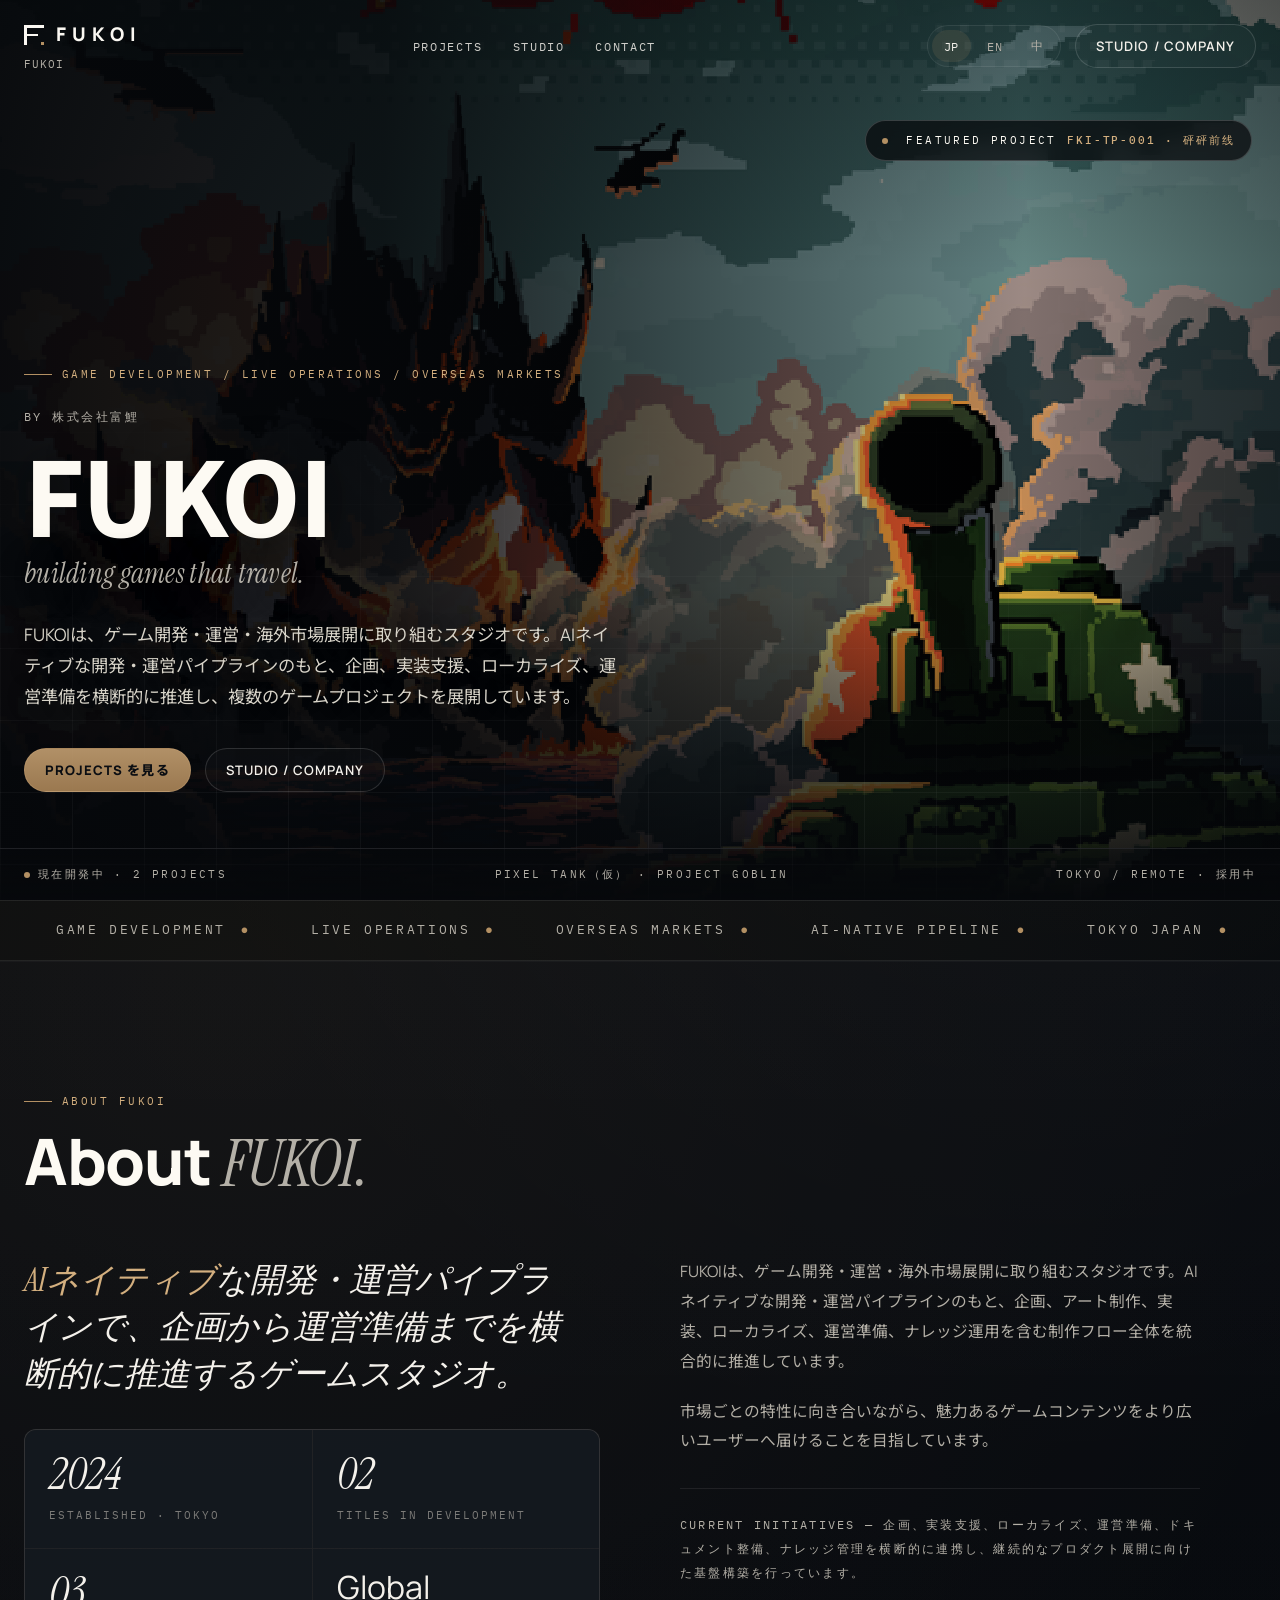
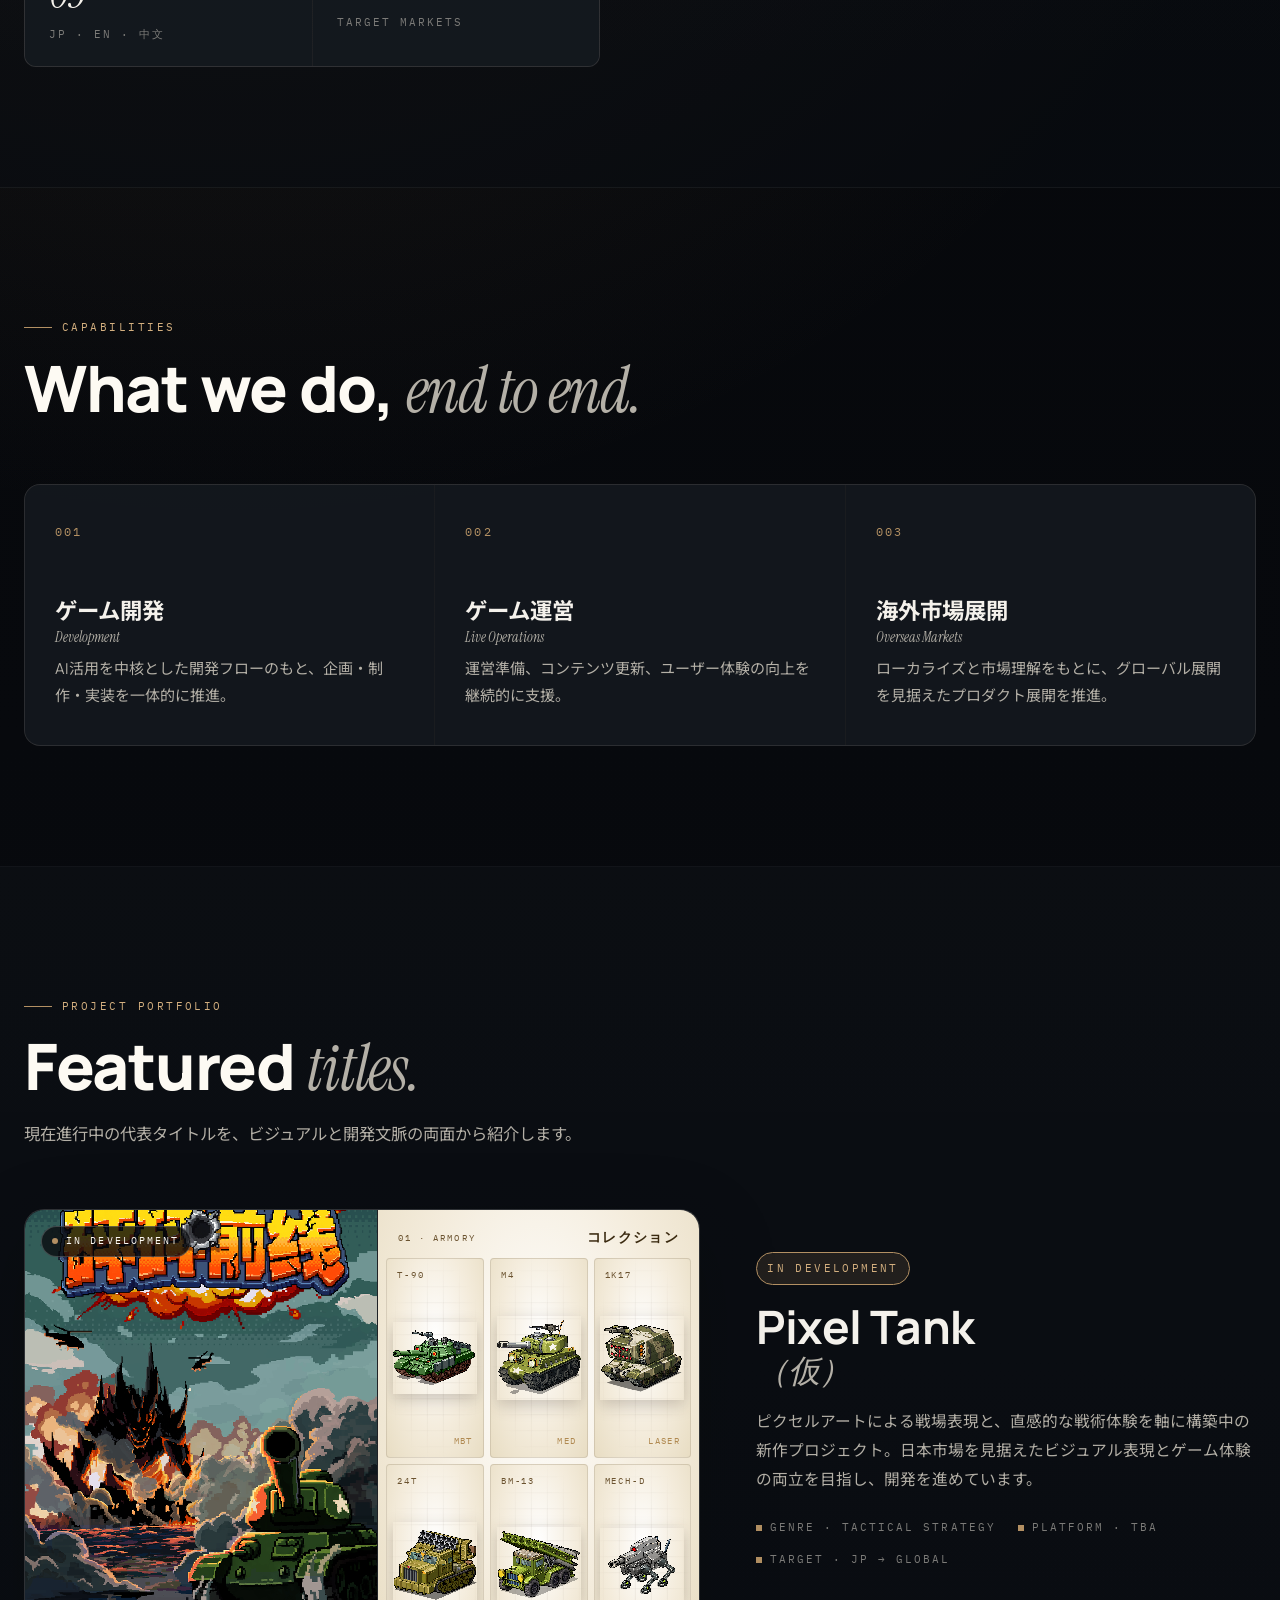
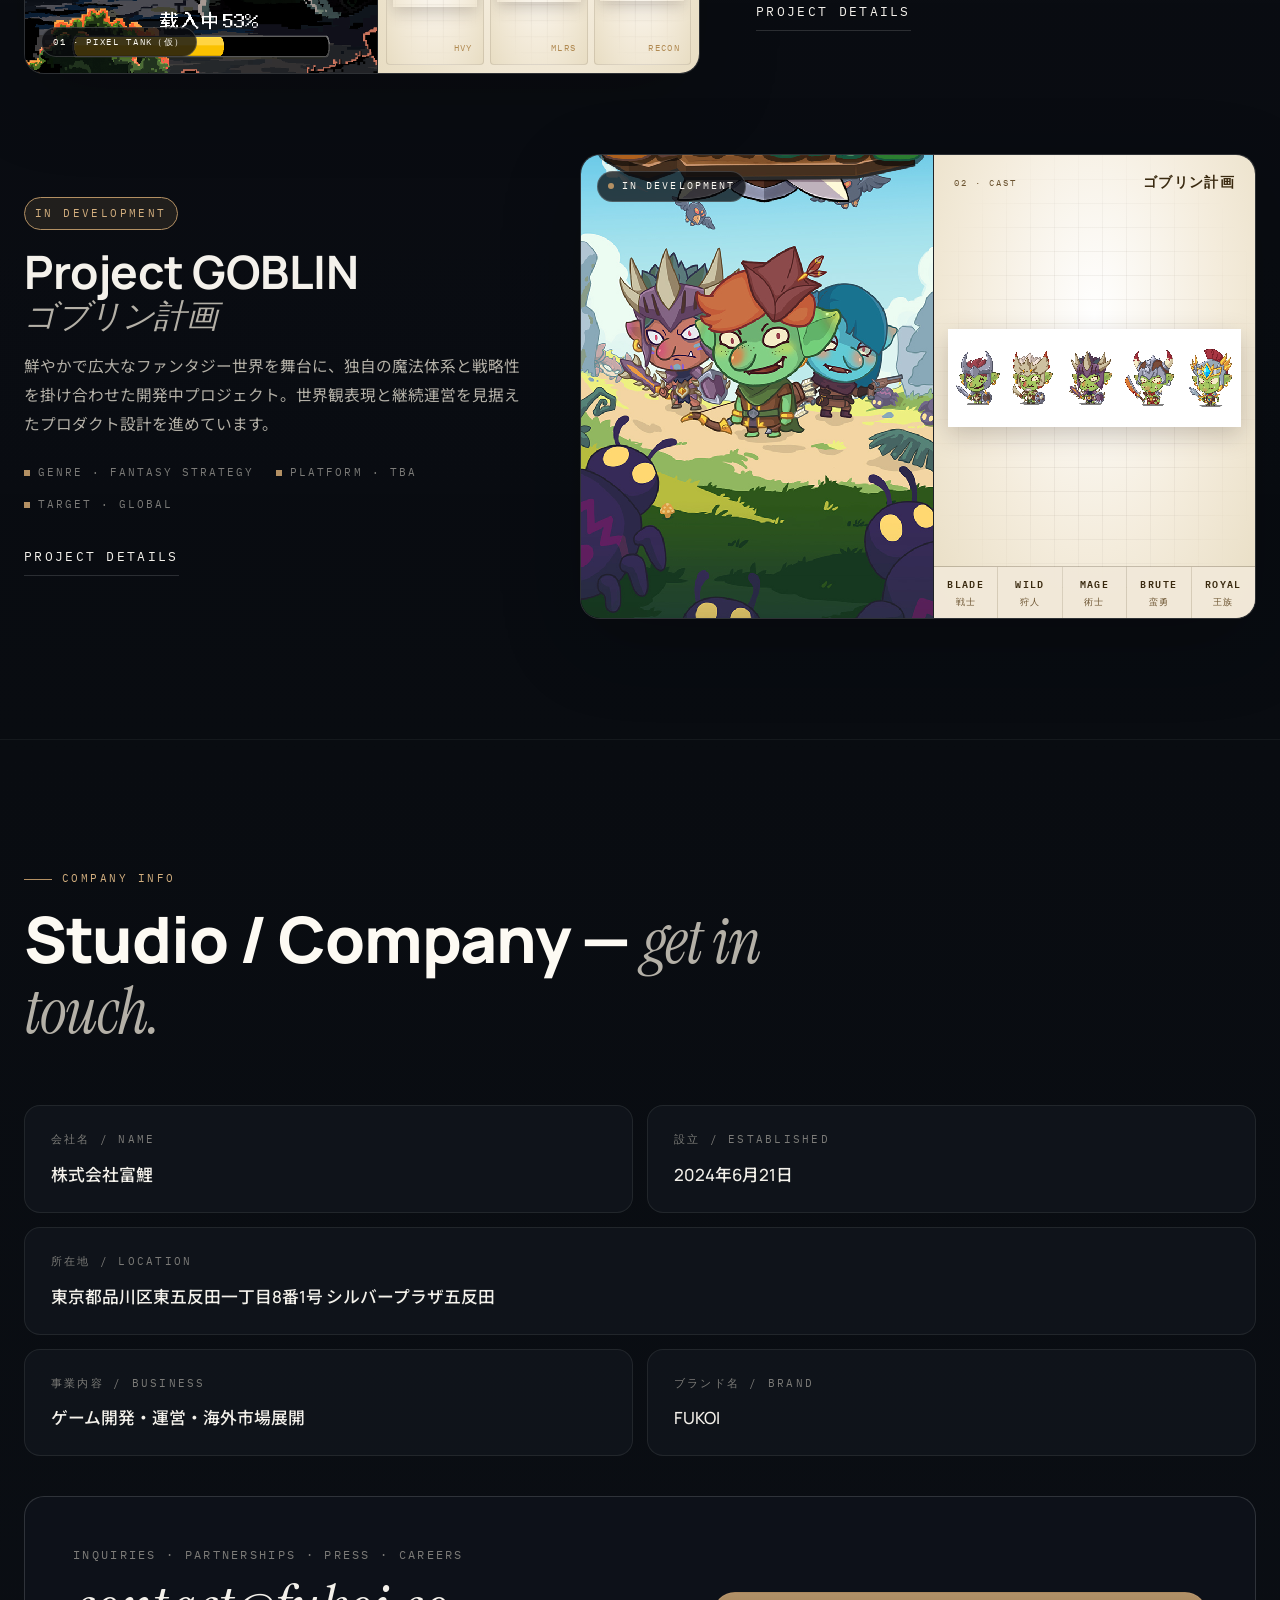
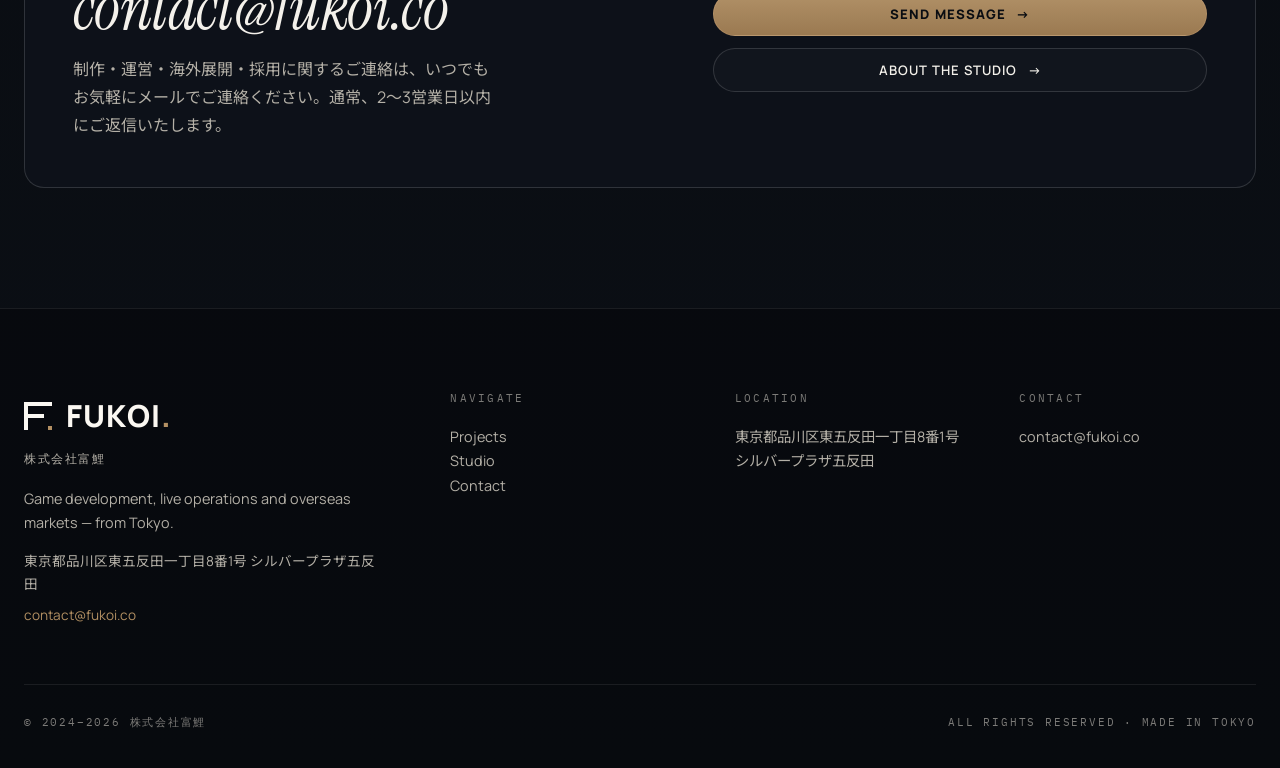
<file: index.html>
<!DOCTYPE html>
<html lang="ja">
<head>
<meta charset="UTF-8" />
<meta name="viewport" content="width=device-width, initial-scale=1" />
<title>株式会社富鯉 / FUKOI — Game Development · Operations · Overseas Markets</title>
<link rel="icon" href="data:image/svg+xml,%3Csvg xmlns='http://www.w3.org/2000/svg' viewBox='0 0 168 168' shape-rendering='crispEdges'%3E%3Crect width='168' height='168' fill='%23090d14'/%3E%3Cg fill='%23fbf8f2'%3E%3Crect x='18' y='18' width='132' height='20'/%3E%3Crect x='18' y='38' width='20' height='112'/%3E%3Crect x='38' y='74' width='78' height='20'/%3E%3C/g%3E%3Crect x='128' y='128' width='22' height='22' fill='%23b39063'/%3E%3C/svg%3E" type="image/svg+xml">
<link rel="preconnect" href="https://fonts.googleapis.com">
<link rel="preconnect" href="https://fonts.gstatic.com" crossorigin>
<link href="https://fonts.googleapis.com/css2?family=IBM+Plex+Mono:wght@400;500&family=Manrope:wght@400;500;600;700;800&family=Noto+Sans+JP:wght@400;500;700;800&family=Instrument+Serif:ital@0;1&display=swap" rel="stylesheet">
<style>
  :root {
    --bg-main: #06080b;
    --bg-deep: #0a0e13;
    --bg-panel: rgba(17, 22, 29, 0.78);
    --bg-panel-strong: rgba(14, 19, 26, 0.94);
    --bg-panel-soft: rgba(22, 28, 36, 0.82);
    --line: rgba(255, 255, 255, 0.08);
    --line-strong: rgba(255, 255, 255, 0.14);
    --line-soft: rgba(255, 255, 255, 0.04);
    --text-main: #f4f1eb;
    --text-muted: #b4b0a7;
    --text-soft: #7c7b78;
    --accent: #b39063;
    --accent-strong: #d3af7f;
    --accent-soft: rgba(179, 144, 99, 0.14);
    --shadow-card: 0 24px 80px rgba(0, 0, 0, 0.22);
    --radius-xl: 20px;
    --radius-lg: 16px;
    --radius-md: 12px;
    --radius-sm: 10px;
    --font-ui: 'Manrope', 'Noto Sans JP', sans-serif;
    --font-mono: 'IBM Plex Mono', monospace;
    --font-serif: 'Instrument Serif', 'Times New Roman', serif;
    --transition: 240ms ease;
  }
  [data-accent="gold"] { --accent: #b39063; --accent-strong: #d3af7f; --accent-soft: rgba(179, 144, 99, 0.14); }
  [data-accent="vermillion"] { --accent: #d06a3b; --accent-strong: #e48b5b; --accent-soft: rgba(208, 106, 59, 0.14); }
  [data-accent="jade"] { --accent: #7a9e84; --accent-strong: #9cc0a6; --accent-soft: rgba(122, 158, 132, 0.14); }
  [data-accent="ice"] { --accent: #8aa7c4; --accent-strong: #a8c3dc; --accent-soft: rgba(138, 167, 196, 0.14); }

  * { box-sizing: border-box; }
  html { scroll-behavior: smooth; }
  body {
    position: relative; margin: 0;
    color: var(--text-main);
    font-family: var(--font-ui); line-height: 1.75;
    background:
      radial-gradient(circle at 18% 18%, var(--accent-soft), transparent 24%),
      radial-gradient(circle at 82% 10%, rgba(255,255,255,0.05), transparent 18%),
      linear-gradient(180deg, #050608 0%, #07090d 42%, #0b0f15 100%);
    -webkit-font-smoothing: antialiased;
    text-rendering: optimizeLegibility;
    min-height: 100vh;
  }
  body::before {
    content: ""; position: fixed; inset: 0; pointer-events: none; z-index: 0;
    background:
      linear-gradient(rgba(255,255,255,0.02) 1px, transparent 1px),
      linear-gradient(90deg, rgba(255,255,255,0.02) 1px, transparent 1px);
    background-size: 120px 120px;
    mask-image: linear-gradient(180deg, rgba(0,0,0,0.65), transparent 90%);
    opacity: 0.16;
  }
  a { color: inherit; text-decoration: none; }
  img { display: block; max-width: 100%; }
  h1, h2, h3, h4 { margin: 0; font-family: var(--font-ui); font-weight: 700; }
  p { margin: 0; }
  main, .footer { position: relative; z-index: 1; }

  .kicker, .nav-link, .footer-heading, .info-label, .poster-chip, .status-badge {
    font-family: var(--font-mono); text-transform: uppercase;
  }

  /* ——— nav ——— */
  .nav {
    position: fixed; inset: 0 0 auto; z-index: 1000;
    padding: 18px 0;
    transition: background var(--transition), padding var(--transition), border-color var(--transition);
  }
  .nav.scrolled {
    padding: 12px 0;
    background: rgba(7,10,14,0.82);
    backdrop-filter: blur(18px);
    -webkit-backdrop-filter: blur(18px);
    border-bottom: 1px solid rgba(255,255,255,0.06);
  }
  .shell {
    width: min(1320px, calc(100vw - 48px));
    margin: 0 auto;
  }
  .nav-container {
    display: flex; align-items: center; justify-content: space-between; gap: 18px;
  }
  .brandmark {
    display: inline-flex; flex-direction: column; align-items: flex-start; gap: 4px;
  }
  .brandmark-word {
    font-size: 1.18rem; font-weight: 800; letter-spacing: 0.32em; color: #fbf8f2;
    display: inline-flex; align-items: center; gap: 12px;
  }
  .brandmark-pixel {
    width: 20px; height: 20px; flex-shrink: 0; display: inline-block;
  }
  .brandmark-pixel svg { display: block; width: 100%; height: 100%; }
  .brandmark-legal { color: var(--text-muted); font-size: 0.7rem; letter-spacing: 0.08em; font-family: var(--font-mono); text-transform: uppercase; }
  .nav-links { display: flex; align-items: center; gap: 1.9rem; }
  .nav-link { position: relative; color: rgba(244,241,235,0.84); font-size: 0.76rem; letter-spacing: 0.14em; }
  .nav-link::after {
    content: ""; position: absolute; left: 0; right: 0; bottom: -10px; height: 1px;
    background: linear-gradient(90deg, var(--accent), transparent 80%);
    transform: scaleX(0); transform-origin: left;
    transition: transform var(--transition);
  }
  .nav-link:hover::after { transform: scaleX(1); }
  .nav-actions { display: flex; align-items: center; gap: 14px; }

  .lang-switcher { display: inline-flex; gap: 4px; padding: 4px; border-radius: 999px; border: 1px solid var(--line); background: rgba(255,255,255,0.02); }
  .lang-btn {
    border: 0; border-radius: 999px; background: transparent; color: var(--text-muted);
    cursor: pointer; padding: 8px 12px;
    font-family: var(--font-mono); font-size: 0.72rem; letter-spacing: 0.08em;
    transition: background var(--transition), color var(--transition);
  }
  .lang-btn.active { background: var(--accent-soft); color: var(--text-main); }

  .btn, .nav-cta {
    display: inline-flex; align-items: center; justify-content: center;
    min-height: 44px; padding: 0 20px; gap: 10px;
    border-radius: 999px; border: 1px solid var(--line-strong);
    background: rgba(255,255,255,0.02); color: var(--text-main);
    font-family: var(--font-ui); font-weight: 600; font-size: 0.82rem; letter-spacing: 0.08em; text-transform: uppercase;
    cursor: pointer;
    transition: transform var(--transition), border-color var(--transition), background var(--transition), color var(--transition);
  }
  .btn.primary {
    border-color: rgba(211,175,127,0.26);
    background: linear-gradient(180deg, rgba(188,153,109,0.94), rgba(164,128,85,0.94));
    color: #0a0d12; font-weight: 800;
  }
  .btn:hover { transform: translateY(-1px); background: rgba(255,255,255,0.05); border-color: rgba(255,255,255,0.2); }
  .btn.primary:hover { background: linear-gradient(180deg, rgba(211,175,127,1), rgba(179,144,99,1)); }
  .btn .arrow { transition: transform .25s; }
  .btn:hover .arrow { transform: translateX(3px); }

  @media (max-width: 900px) {
    .nav-links, .brandmark-legal { display: none; }
  }
  @media (max-width: 640px) {
    .shell { width: min(1320px, calc(100vw - 24px)); }
    .nav {
      padding: 12px 0;
      background: rgba(7,10,14,0.82);
      backdrop-filter: blur(18px);
      -webkit-backdrop-filter: blur(18px);
      border-bottom: 1px solid rgba(255,255,255,0.06);
    }
    .nav-container { gap: 12px; }
    .brandmark-word {
      font-size: 1rem;
      letter-spacing: 0.24em;
      gap: 10px;
    }
    .brandmark-pixel { width: 18px; height: 18px; }
    .lang-switcher { padding: 3px; gap: 2px; }
    .lang-btn {
      padding: 8px 10px;
      font-size: 0.64rem;
    }
    .nav-actions .nav-cta { display: none; }
    body::before { opacity: 0.08; }
  }

  /* ——— hero (A: full-bleed) ——— */
  .hero {
    position: relative; overflow: hidden;
    padding: 0;
    min-height: 100vh;
    display: flex; align-items: stretch;
  }
  .hero-bg {
    position: absolute; inset: 0; z-index: 0;
    background-image: url('assets/pixel-tank-loading.png');
    background-size: cover;
    background-position: 75% center;
    image-rendering: pixelated;
    filter: saturate(1.05);
  }
  .hero-bg::after {
    content: ""; position: absolute; inset: 0;
    background:
      linear-gradient(90deg, rgba(5,7,10,0.96) 0%, rgba(5,7,10,0.85) 30%, rgba(5,7,10,0.5) 55%, rgba(5,7,10,0.15) 80%, rgba(5,7,10,0.4) 100%),
      linear-gradient(180deg, rgba(5,7,10,0.35) 0%, transparent 30%, transparent 65%, rgba(5,7,10,0.95) 100%);
  }
  .hero-bg::before {
    content: ""; position: absolute; inset: 0;
    background-image:
      linear-gradient(rgba(255,255,255,0.04) 1px, transparent 1px),
      linear-gradient(90deg, rgba(255,255,255,0.04) 1px, transparent 1px);
    background-size: 72px 72px;
    mask-image: linear-gradient(180deg, transparent 40%, black 90%);
    -webkit-mask-image: linear-gradient(180deg, transparent 40%, black 90%);
    pointer-events: none;
    z-index: 1;
  }
  .hero-grid {
    position: relative; z-index: 2;
    width: min(1320px, calc(100vw - 48px));
    margin: 0 auto;
    display: flex;
    flex-direction: column;
    justify-content: flex-end;
    padding: 140px 0 108px;
    min-height: 100vh;
  }
  .hero-copy { max-width: 780px; }
  .hero-marquee {
    position: absolute; left: 0; right: 0; bottom: 0; z-index: 3;
    display: flex; justify-content: space-between; align-items: center;
    padding: 16px 0;
    border-top: 1px solid rgba(255,255,255,0.1);
    background: linear-gradient(180deg, rgba(6,8,11,0.4), rgba(6,8,11,0.85));
    font-family: var(--font-mono); font-size: 0.68rem;
    letter-spacing: 0.22em; text-transform: uppercase;
    color: var(--text-muted);
  }
  .hero-marquee .shell {
    display: flex; justify-content: space-between; align-items: center; gap: 24px; width: min(1320px, calc(100vw - 48px));
  }
  .hero-marquee-dot {
    display: inline-block; width: 6px; height: 6px; margin-right: 8px;
    background: var(--accent); border-radius: 50%;
    animation: heroBlink 1.6s ease-in-out infinite;
  }
  @keyframes heroBlink { 0%, 60%, 100% { opacity: 1; } 75%, 90% { opacity: 0.15; } }
  .hero-featured-chip {
    position: absolute; top: 120px; right: 28px; z-index: 3;
    display: inline-flex; align-items: center; gap: 10px;
    padding: 10px 16px; border-radius: 999px;
    background: rgba(6,8,11,0.72);
    border: 1px solid rgba(255,255,255,0.18);
    backdrop-filter: blur(10px);
    color: #fdfaf3;
    font-family: var(--font-mono); font-size: 0.68rem;
    letter-spacing: 0.22em; text-transform: uppercase;
  }
  .hero-featured-chip strong { color: var(--accent-strong); font-weight: 500; letter-spacing: 0.18em; }
  .section-kicker, .kicker {
    display: inline-flex; align-items: center; gap: 10px;
    font-family: var(--font-mono); font-size: 0.7rem; letter-spacing: 0.22em; text-transform: uppercase;
    color: var(--accent-strong);
  }
  .section-kicker::before, .kicker::before {
    content: ""; width: 28px; height: 1px; background: var(--accent);
  }
  .hero-brand-note {
    margin-top: 22px; font-family: var(--font-mono); font-size: 0.78rem;
    letter-spacing: 0.2em; text-transform: uppercase; color: var(--text-muted);
  }
  .hero-title {
    margin-top: 16px;
    font-family: 'Noto Sans JP', var(--font-ui);
    font-size: clamp(56px, 8vw, 132px);
    line-height: 0.95;
    letter-spacing: -0.025em;
    font-weight: 800;
    color: #fdfaf3;
    text-shadow: 0 2px 40px rgba(0,0,0,0.5);
  }
  .hero-title-en {
    display: block; margin-top: 14px;
    font-family: var(--font-serif); font-style: italic; font-weight: 400;
    font-size: clamp(22px, 2.2vw, 34px);
    letter-spacing: 0.01em;
    color: var(--text-muted);
    line-height: 1.25;
  }
  .hero-subtitle {
    margin-top: 28px;
    font-size: 1.08rem; line-height: 1.8;
    color: #d8d4c9;
    max-width: 600px;
    text-wrap: pretty;
    text-shadow: 0 1px 20px rgba(0,0,0,0.4);
  }
  .hero-actions { margin-top: 36px; display: flex; gap: 14px; flex-wrap: wrap; }
  .hero-actions .btn { white-space: nowrap; }

  .hero-visual { position: relative; }
  .poster-card {
    position: relative;
    background: var(--bg-panel-strong);
    border: 1px solid var(--line-strong);
    border-radius: var(--radius-xl);
    padding: 18px;
    box-shadow: var(--shadow-card);
    backdrop-filter: blur(14px);
  }
  .poster-card-meta {
    display: flex; justify-content: space-between; align-items: center;
    padding: 4px 4px 16px;
  }
  .poster-chip {
    font-family: var(--font-mono); font-size: 0.66rem; letter-spacing: 0.22em;
    padding: 6px 10px; border: 1px solid var(--accent); color: var(--accent-strong);
    border-radius: 999px; background: var(--accent-soft);
  }
  .poster-card-id { font-family: var(--font-mono); font-size: 0.68rem; color: var(--text-soft); letter-spacing: 0.16em; }

  .poster-art-frame {
    position: relative;
    aspect-ratio: 4 / 5;
    max-height: 560px;
    border-radius: var(--radius-lg);
    overflow: hidden;
    background:
      linear-gradient(180deg, #f4ecdc 0%, #e8ddc3 100%);
    border: 1px solid rgba(40, 28, 14, 0.18);
    display: grid;
    grid-template-rows: 1fr auto;
  }
  .poster-keyart {
    position: relative;
    overflow: hidden;
    background: #0c0f14;
  }
  .poster-keyart img {
    width: 100%; height: 100%;
    object-fit: cover;
    display: block;
    image-rendering: pixelated;
  }
  .poster-keyart-tag {
    position: absolute;
    top: 14px; left: 14px;
    display: inline-flex; align-items: center; gap: 8px;
    padding: 6px 10px; border-radius: 999px;
    background: rgba(8,10,14,0.75);
    border: 1px solid rgba(255,255,255,0.18);
    color: #fdfaf3;
    font-family: var(--font-mono); font-size: 0.6rem;
    letter-spacing: 0.22em; text-transform: uppercase;
  }
  .poster-keyart-tag .blip { width: 6px; height: 6px; background: var(--accent); border-radius: 50%; }
  .poster-keyart-meta {
    position: absolute;
    bottom: 14px; left: 14px;
    padding: 6px 11px; border-radius: 999px;
    background: rgba(8,10,14,0.78);
    border: 1px solid rgba(255,255,255,0.18);
    color: #fdfaf3;
    font-family: var(--font-mono); font-size: 0.58rem;
    letter-spacing: 0.18em; text-transform: uppercase;
  }

  /* Legacy poster-hero-unit (no longer used but keeping block in case) */
  .poster-hero-unit {
    position: relative;
    display: flex; align-items: center; justify-content: center;
    padding: 28px 24px 12px;
    overflow: hidden;
    background:
      radial-gradient(ellipse at 30% 25%, #ffffff 0%, #f4ecdc 45%, #e8ddc3 100%);
  }
  .poster-hero-unit::before {
    content: '';
    position: absolute; inset: 0;
    background-image:
      linear-gradient(rgba(20,15,8,0.06) 1px, transparent 1px),
      linear-gradient(90deg, rgba(20,15,8,0.06) 1px, transparent 1px);
    background-size: 28px 28px;
    background-position: center;
    mask-image: radial-gradient(ellipse at center, black 40%, transparent 80%);
    -webkit-mask-image: radial-gradient(ellipse at center, black 40%, transparent 80%);
  }
  .poster-hero-unit img {
    position: relative; z-index: 1;
    width: 86%; max-width: 340px; height: auto;
    image-rendering: pixelated;
    filter: drop-shadow(0 10px 14px rgba(40,28,14,0.22));
    mix-blend-mode: multiply;
  }
  .poster-hero-coord {
    position: absolute; z-index: 2;
    top: 16px; left: 18px; right: 18px;
    display: flex; justify-content: space-between;
    font-family: var(--font-mono); font-size: 0.62rem;
    color: #6b5330; letter-spacing: 0.22em;
  }
  .poster-unit-strip {
    display: grid; grid-template-columns: repeat(4, 1fr);
    gap: 6px;
    padding: 12px; background: rgba(244, 236, 220, 0.85);
    border-top: 1px solid rgba(40, 28, 14, 0.12);
  }
  .poster-unit-cell {
    position: relative;
    aspect-ratio: 1;
    background:
      radial-gradient(ellipse at 50% 40%, #ffffff 0%, #f4ecdc 70%, #e6dbc2 100%);
    border: 1px solid rgba(40, 28, 14, 0.15);
    border-radius: 6px;
    overflow: hidden;
    display: flex; align-items: center; justify-content: center;
    padding: 4px;
  }
  .poster-unit-cell img {
    width: 100%; height: 100%; object-fit: contain;
    image-rendering: pixelated;
    filter: drop-shadow(0 2px 3px rgba(40,28,14,0.25));
    mix-blend-mode: multiply;
  }
  .poster-unit-cell::after {
    content: attr(data-label);
    position: absolute; bottom: 2px; right: 4px;
    font-family: var(--font-mono); font-size: 0.5rem;
    color: #6b5330; letter-spacing: 0.1em;
    opacity: 0.7;
  }
  .poster-card-footer {
    padding: 18px 6px 4px;
    display: grid; grid-template-columns: 1fr auto; gap: 10px 18px; align-items: end;
  }
  .poster-card-title {
    font-size: 1.15rem; letter-spacing: 0.08em;
    font-family: var(--font-mono); text-transform: uppercase; font-weight: 500;
    color: var(--text-main);
  }
  .poster-card-copy {
    grid-column: 1 / -1;
    font-size: 0.9rem; color: var(--text-muted); line-height: 1.6;
  }
  .poster-rule {
    position: absolute; left: 18px; right: 18px; top: 60px; height: 1px;
    background: linear-gradient(90deg, transparent, var(--accent), transparent);
    opacity: .7;
  }

  @media (max-width: 1020px) {
    .hero-grid { padding: 120px 0 100px; }
    .hero-featured-chip { top: auto; bottom: 72px; right: 20px; }
  }
  @media (max-width: 640px) {
    .hero {
      min-height: auto;
      align-items: flex-start;
    }
    .hero-bg {
      background-position: 72% 36%;
    }
    .hero-bg::after {
      background:
        linear-gradient(180deg, rgba(5,7,10,0.82) 0%, rgba(5,7,10,0.48) 28%, rgba(5,7,10,0.66) 60%, rgba(5,7,10,0.95) 100%),
        linear-gradient(90deg, rgba(5,7,10,0.95) 0%, rgba(5,7,10,0.78) 52%, rgba(5,7,10,0.42) 78%, rgba(5,7,10,0.56) 100%);
    }
    .hero-grid {
      width: min(1320px, calc(100vw - 24px));
      min-height: auto;
      justify-content: flex-start;
      padding: calc(env(safe-area-inset-top, 0px) + 96px) 0 36px;
    }
    .hero-copy { max-width: 100%; }
    .hero .section-kicker,
    .hero-brand-note,
    .hero-featured-chip,
    .hero-marquee,
    .marquee {
      display: none;
    }
    .hero-title {
      margin-top: 0;
      font-size: clamp(48px, 14vw, 62px);
      line-height: 0.98;
      max-width: 8ch;
    }
    .hero-title-en {
      margin-top: 10px;
      font-size: clamp(16px, 5.4vw, 22px);
      line-height: 1.2;
    }
    .hero-subtitle {
      margin-top: 18px;
      max-width: 22ch;
      font-size: 0.98rem;
      line-height: 1.72;
      color: rgba(244,241,235,0.9);
      text-wrap: balance;
    }
    .hero-actions {
      margin-top: 24px;
      gap: 10px;
      align-items: flex-start;
      flex-direction: column;
    }
    .hero-actions .btn {
      min-height: 42px;
      padding: 0 18px;
      font-size: 0.76rem;
      letter-spacing: 0.06em;
    }
    .hero-actions .btn.primary {
      min-width: 180px;
    }
    .hero-actions .btn:not(.primary) {
      min-height: auto;
      padding: 0;
      border: 0;
      background: transparent;
      color: var(--text-muted);
    }
  }

  /* ——— sections ——— */
  .section { padding: 120px 0; position: relative; }
  .section-dark {
    background: linear-gradient(180deg, rgba(255,255,255,0.01), rgba(255,255,255,0)) , rgba(10,14,19,0.55);
    border-top: 1px solid var(--line-soft);
    border-bottom: 1px solid var(--line-soft);
  }
  .section-header { margin-bottom: 60px; max-width: 820px; }
  .section-title {
    margin-top: 16px;
    font-size: clamp(38px, 5vw, 68px);
    line-height: 1.05; letter-spacing: -0.02em;
    font-weight: 800; color: #fdfaf3;
  }
  .section-title em {
    font-family: var(--font-serif); font-style: italic; font-weight: 400;
    color: var(--text-muted);
  }
  .section-subtitle {
    margin-top: 18px; color: var(--text-muted); font-size: 1.02rem; line-height: 1.75;
    max-width: 620px;
  }

  /* ——— marquee ——— */
  .marquee {
    border-top: 1px solid var(--line);
    border-bottom: 1px solid var(--line);
    overflow: hidden;
    padding: 18px 0;
    font-family: var(--font-mono);
    font-size: 0.82rem; letter-spacing: 0.2em; text-transform: uppercase;
    color: var(--text-muted);
    white-space: nowrap;
    background: rgba(7,10,14,0.4);
  }
  .marquee-track {
    display: inline-flex; gap: 56px;
    animation: scroll 50s linear infinite;
    padding-left: 56px;
  }
  .marquee .dot { color: var(--accent); margin: 0 4px; }
  @keyframes scroll { from { transform: translateX(0); } to { transform: translateX(-50%); } }

  /* ——— about ——— */
  .about-grid {
    display: grid; grid-template-columns: 1fr 1fr; gap: 80px; align-items: start;
  }
  .about-lead {
    font-family: var(--font-serif); font-style: italic;
    font-size: clamp(24px, 2.6vw, 38px); line-height: 1.4;
    color: var(--text-main);
    max-width: 560px;
  }
  .about-lead em { color: var(--accent-strong); }
  .about-body p {
    margin-bottom: 20px;
    font-size: 0.98rem; line-height: 1.9; color: var(--text-muted);
    max-width: 520px;
  }
  .about-marks {
    margin-top: 32px;
    display: grid; grid-template-columns: 1fr 1fr; gap: 1px;
    background: var(--line);
    border: 1px solid var(--line);
    border-radius: var(--radius-md);
    overflow: hidden;
  }
  .mark { background: var(--bg-panel); padding: 22px 24px; }
  .mark-num {
    font-family: var(--font-serif); font-style: italic; font-weight: 400;
    font-size: 44px; line-height: 1; color: var(--text-main);
  }
  .mark-label {
    font-family: var(--font-mono); text-transform: uppercase;
    font-size: 0.7rem; letter-spacing: 0.18em;
    color: var(--text-soft); margin-top: 10px;
  }
  @media (max-width: 900px) {
    .about-grid { grid-template-columns: 1fr; gap: 40px; }
  }

  /* ——— projects ——— */
  .project-editorial { display: flex; flex-direction: column; gap: 80px; }
  .project-entry {
    display: grid; grid-template-columns: 1.15fr 0.85fr; gap: 56px;
    align-items: center;
  }
  .project-entry-reverse { grid-template-columns: 0.85fr 1.15fr; }
  .project-entry-reverse .project-entry-visual { order: 2; }
  .project-entry-reverse .project-entry-copy { order: 1; }
  .project-entry-visual {
    position: relative;
    aspect-ratio: 16 / 11;
    border-radius: var(--radius-xl); overflow: hidden;
    background: #0c0f14;
    border: 1px solid var(--line-strong);
    box-shadow: var(--shadow-card);
  }
  .project-entry-visual img { width: 100%; height: 100%; object-fit: cover; image-rendering: pixelated; }

  /* Armory gallery for Pixel Tank */
  .armory-grid {
    position: relative;
    width: 100%; height: 100%;
    display: grid;
    grid-template-columns: repeat(3, 1fr);
    grid-template-rows: repeat(2, 1fr);
    gap: 2px;
    background: #c9bc9a;
    padding: 2px;
  }
  .armory-cell {
    position: relative;
    background:
      radial-gradient(ellipse at 50% 40%, #ffffff 0%, #f4ecdc 55%, #e8ddc3 100%);
    display: flex; align-items: center; justify-content: center;
    overflow: hidden;
  }
  .armory-cell::before {
    content: '';
    position: absolute; inset: 0;
    background-image:
      linear-gradient(rgba(40,28,14,0.05) 1px, transparent 1px),
      linear-gradient(90deg, rgba(40,28,14,0.05) 1px, transparent 1px);
    background-size: 16px 16px;
    background-position: center;
    mask-image: radial-gradient(ellipse at center, black 30%, transparent 75%);
    -webkit-mask-image: radial-gradient(ellipse at center, black 30%, transparent 75%);
  }
  .armory-cell img {
    position: relative; z-index: 1;
    width: 88%; max-width: 180px; height: auto;
    image-rendering: pixelated;
    filter: drop-shadow(0 5px 8px rgba(40,28,14,0.22));
    mix-blend-mode: multiply;
    transition: transform 0.4s ease;
  }
  .armory-cell:hover img { transform: translateY(-4px) scale(1.04); }
  .armory-cell-label {
    position: absolute; z-index: 2;
    top: 8px; left: 10px;
    font-family: var(--font-mono); font-size: 0.58rem;
    color: #6b5330; letter-spacing: 0.2em; text-transform: uppercase;
  }
  .armory-cell-code {
    position: absolute; z-index: 2;
    bottom: 8px; right: 10px;
    font-family: var(--font-mono); font-size: 0.58rem;
    color: #a67a3c; letter-spacing: 0.15em;
    opacity: 0.85;
  }
  .project-entry-visual-placeholder {
    width: 100%; height: 100%;
    position: relative;
    background:
      radial-gradient(circle at 30% 20%, rgba(179,144,99,0.18), transparent 55%),
      repeating-linear-gradient(135deg, rgba(255,255,255,0.03) 0 10px, transparent 10px 20px),
      #0c0f14;
    display: grid; place-items: center;
    padding: 40px;
  }
  .project-entry-visual-placeholder-inner {
    text-align: center;
    font-family: var(--font-mono);
    color: var(--text-soft);
  }
  .project-entry-visual-placeholder-inner .big {
    display: block;
    font-family: var(--font-jp);
    font-size: 2rem; letter-spacing: 0.05em;
    color: var(--text-main);
    margin-bottom: 10px;
    font-weight: 700;
  }
  .project-entry-visual-placeholder-inner .mid {
    display: block;
    font-size: 0.78rem; letter-spacing: 0.26em;
    text-transform: uppercase; color: var(--accent);
    margin-bottom: 16px;
  }
  .project-entry-visual-placeholder-inner .small {
    display: block;
    font-size: 0.65rem; letter-spacing: 0.2em;
    color: var(--text-soft); line-height: 1.7;
    max-width: 280px; margin: 0 auto;
  }

  /* Pixel Tank composition */
  .tank-composition {
    position: relative;
    width: 100%; height: 100%;
    background: #0c0f14;
    display: grid;
    grid-template-columns: 1.1fr 1fr;
    overflow: hidden;
  }
  .tank-keyart {
    position: relative;
    overflow: hidden;
    border-right: 1px solid var(--line);
  }
  .tank-keyart img {
    width: 100%; height: 100%;
    object-fit: cover;
    image-rendering: pixelated;
  }
  .tank-keyart-tag {
    position: absolute;
    top: 16px; left: 16px;
    display: inline-flex; align-items: center; gap: 8px;
    padding: 6px 10px; border-radius: 999px;
    background: rgba(8,10,14,0.78);
    border: 1px solid rgba(255,255,255,0.2);
    color: #fdfaf3;
    font-family: var(--font-mono); font-size: 0.6rem;
    letter-spacing: 0.22em; text-transform: uppercase;
  }
  .tank-keyart-tag .blip { width: 6px; height: 6px; background: var(--accent); border-radius: 50%; }
  .tank-keyart-meta {
    position: absolute;
    bottom: 16px; left: 16px;
    padding: 6px 11px; border-radius: 999px;
    background: rgba(8,10,14,0.78);
    border: 1px solid rgba(255,255,255,0.18);
    color: #fdfaf3;
    font-family: var(--font-mono); font-size: 0.58rem;
    letter-spacing: 0.18em; text-transform: uppercase;
  }
  .tank-armory {
    position: relative;
    display: flex; flex-direction: column;
    background:
      radial-gradient(ellipse at 50% 35%, #ffffff 0%, #f4ecdc 55%, #e8ddc3 100%);
  }
  .tank-armory-header {
    position: relative; z-index: 2;
    display: flex; justify-content: space-between; align-items: center;
    padding: 16px 20px 8px;
    font-family: var(--font-mono); font-size: 0.58rem;
    color: #6b5330; letter-spacing: 0.22em; text-transform: uppercase;
  }
  .tank-armory-title {
    font-family: var(--font-jp); font-weight: 700;
    font-size: 0.85rem; letter-spacing: 0.1em;
    color: #3a2a10; text-transform: none;
  }
  .tank-armory .armory-grid {
    flex: 1;
    background: transparent;
    padding: 0 8px 8px;
    gap: 6px;
  }
  .tank-armory .armory-cell {
    border: 1px solid rgba(40, 28, 14, 0.12);
    border-radius: 4px;
  }
  @media (max-width: 900px) {
    .tank-composition { grid-template-columns: 1fr; grid-template-rows: 1.1fr 1fr; }
    .tank-keyart { border-right: none; border-bottom: 1px solid var(--line); }
  }

  /* Goblin hero lineup */
  .goblin-lineup {
    position: relative;
    width: 100%; height: 100%;
    background: #0c0f14;
    display: grid;
    grid-template-columns: 1.1fr 1fr;
    overflow: hidden;
  }
  .goblin-keyart {
    position: relative;
    overflow: hidden;
    border-right: 1px solid var(--line);
  }
  .goblin-keyart img {
    width: 100%; height: 100%; object-fit: cover;
    display: block;
  }
  .goblin-keyart-tag {
    position: absolute;
    top: 16px; left: 16px;
    display: inline-flex; align-items: center; gap: 8px;
    padding: 6px 10px; border-radius: 999px;
    background: rgba(8,10,14,0.75);
    border: 1px solid rgba(255,255,255,0.18);
    color: #fdfaf3;
    font-family: var(--font-mono); font-size: 0.6rem;
    letter-spacing: 0.22em; text-transform: uppercase;
  }
  .goblin-keyart-tag .blip { width: 6px; height: 6px; background: var(--accent); border-radius: 50%; }
  .goblin-cast {
    position: relative;
    display: flex; flex-direction: column;
    background:
      radial-gradient(ellipse at 50% 35%, #ffffff 0%, #f4ecdc 55%, #e8ddc3 100%);
  }
  .goblin-cast::before {
    content: '';
    position: absolute; inset: 0;
    background-image:
      linear-gradient(rgba(40,28,14,0.05) 1px, transparent 1px),
      linear-gradient(90deg, rgba(40,28,14,0.05) 1px, transparent 1px);
    background-size: 24px 24px;
    mask-image: radial-gradient(ellipse at center, black 40%, transparent 80%);
    -webkit-mask-image: radial-gradient(ellipse at center, black 40%, transparent 80%);
  }
  .goblin-cast-header {
    position: relative; z-index: 2;
    display: flex; justify-content: space-between; align-items: center;
    padding: 16px 20px 8px;
    font-family: var(--font-mono); font-size: 0.58rem;
    color: #6b5330; letter-spacing: 0.22em; text-transform: uppercase;
  }
  .goblin-cast-title {
    font-family: var(--font-jp); font-weight: 700;
    font-size: 0.85rem; letter-spacing: 0.1em;
    color: #3a2a10; text-transform: none;
  }
  .goblin-cast-img {
    position: relative; z-index: 1;
    flex: 1; display: flex; align-items: center; justify-content: center;
    padding: 0 14px 12px;
    overflow: hidden;
  }
  .goblin-cast-img img {
    width: 100%; height: 100%; object-fit: contain;
    filter: drop-shadow(0 8px 12px rgba(40,28,14,0.22));
    mix-blend-mode: multiply;
  }
  .goblin-cast-footer {
    position: relative; z-index: 2;
    display: grid; grid-template-columns: repeat(5, 1fr);
    gap: 1px;
    background: rgba(40, 28, 14, 0.12);
    border-top: 1px solid rgba(40, 28, 14, 0.12);
  }
  .goblin-hero-tag {
    background: rgba(244, 236, 220, 0.9);
    padding: 8px 4px;
    text-align: center;
    font-family: var(--font-mono); font-size: 0.55rem;
    letter-spacing: 0.12em; text-transform: uppercase;
    color: #6b5330;
    display: flex; flex-direction: column; gap: 2px;
  }
  .goblin-hero-tag strong {
    color: #3a2a10; font-weight: 600;
    font-size: 0.62rem; letter-spacing: 0.14em;
  }
  @media (max-width: 900px) {
    .goblin-lineup { grid-template-columns: 1fr; grid-template-rows: 1.1fr 1fr; }
    .goblin-keyart { border-right: none; border-bottom: 1px solid var(--line); }
  }
  .project-visual-meta {
    position: absolute; left: 22px; bottom: 18px;
    font-family: var(--font-mono); font-size: 0.7rem; letter-spacing: 0.22em;
    text-transform: uppercase; color: var(--text-main);
    background: rgba(8,10,14,0.7); padding: 7px 11px; border-radius: 999px; border: 1px solid var(--line-strong);
  }
  .project-visual-tag {
    position: absolute; top: 18px; right: 18px;
    display: inline-flex; align-items: center; gap: 8px;
    padding: 6px 10px; border-radius: 999px;
    background: var(--accent-soft); border: 1px solid var(--accent);
    color: var(--accent-strong);
    font-family: var(--font-mono); font-size: 0.66rem; letter-spacing: 0.2em; text-transform: uppercase;
  }
  .project-visual-tag .blip { width: 6px; height: 6px; background: var(--accent); border-radius: 50%; }

  /* Hide overlay pills when the visual has its own composed header (armory / goblin lineup / tank composition) */
  .project-entry-visual:has(.armory-grid) .project-visual-tag,
  .project-entry-visual:has(.armory-grid) .project-visual-meta,
  .project-entry-visual:has(.goblin-lineup) .project-visual-tag,
  .project-entry-visual:has(.goblin-lineup) .project-visual-meta,
  .project-entry-visual:has(.tank-composition) .project-visual-tag,
  .project-entry-visual:has(.tank-composition) .project-visual-meta {
    display: none;
  }

  .status-badge {
    display: inline-block;
    font-family: var(--font-mono); font-size: 0.68rem; letter-spacing: 0.22em; text-transform: uppercase;
    color: var(--accent-strong);
    padding: 6px 10px; border: 1px solid var(--accent); border-radius: 999px;
    background: var(--accent-soft);
  }
  .project-title {
    margin-top: 18px;
    font-size: clamp(30px, 3.6vw, 50px); line-height: 1.05; letter-spacing: -0.01em;
  }
  .project-title em { font-family: var(--font-serif); font-style: italic; font-weight: 400; color: var(--text-muted); display: block; margin-top: 4px; font-size: 0.7em; }
  .project-description {
    margin-top: 18px; color: var(--text-muted);
    font-size: 0.98rem; line-height: 1.85; max-width: 520px;
  }
  .project-meta {
    margin-top: 24px;
    display: flex; flex-wrap: wrap; gap: 12px 22px;
    font-family: var(--font-mono); text-transform: uppercase;
    font-size: 0.7rem; letter-spacing: 0.18em; color: var(--text-soft);
  }
  .project-meta span { display: inline-flex; align-items: center; gap: 8px; }
  .project-meta span::before { content: ""; width: 6px; height: 6px; background: var(--accent); }
  .project-link {
    margin-top: 32px; display: inline-flex; align-items: center; gap: 10px;
    font-family: var(--font-mono); font-size: 0.8rem; letter-spacing: 0.18em; text-transform: uppercase;
    color: var(--text-main); padding-bottom: 6px;
    border-bottom: 1px solid var(--line-strong);
    transition: border-color .25s, color .25s;
  }
  .project-link:hover { color: var(--accent-strong); border-color: var(--accent); }
  .project-link .arrow { transition: transform .25s; }
  .project-link:hover .arrow { transform: translateX(4px); }
  @media (max-width: 900px) {
    .project-entry, .project-entry-reverse { grid-template-columns: 1fr; gap: 28px; }
    .project-entry-reverse .project-entry-visual { order: 1; }
    .project-entry-reverse .project-entry-copy { order: 2; }
  }

  /* ——— capabilities ——— */
  .caps {
    display: grid; grid-template-columns: repeat(3, 1fr); gap: 1px;
    background: var(--line);
    border: 1px solid var(--line);
    border-radius: var(--radius-lg);
    overflow: hidden;
  }
  .cap {
    background: var(--bg-panel);
    padding: 36px 30px;
    min-height: 260px;
    display: flex; flex-direction: column; justify-content: space-between;
    transition: background .3s;
  }
  .cap:hover { background: var(--bg-panel-soft); }
  .cap-num { font-family: var(--font-mono); font-size: 0.75rem; letter-spacing: 0.18em; color: var(--accent); }
  .cap h3 {
    font-size: 1.4rem; font-weight: 700;
    line-height: 1.25; margin-bottom: 10px;
  }
  .cap h3 small {
    display: block; margin-top: 4px;
    font-family: var(--font-serif); font-style: italic; font-weight: 400;
    font-size: 0.88rem; color: var(--text-muted);
  }
  .cap p { color: var(--text-muted); font-size: 0.94rem; line-height: 1.75; }
  @media (max-width: 900px) { .caps { grid-template-columns: 1fr; } }

  /* ——— company info ——— */
  .info-grid {
    display: grid; grid-template-columns: repeat(6, 1fr); gap: 14px;
  }
  .info-card {
    grid-column: span 3;
    background: var(--bg-panel); border: 1px solid var(--line);
    border-radius: var(--radius-lg);
    padding: 24px 26px;
    transition: border-color .3s, background .3s;
  }
  .info-card:hover { border-color: var(--line-strong); background: var(--bg-panel-soft); }
  .info-card.span-2 { grid-column: span 2; }
  .info-card.span-6 { grid-column: span 6; }
  .info-label {
    display: block; font-family: var(--font-mono); font-size: 0.7rem; letter-spacing: 0.2em;
    text-transform: uppercase; color: var(--text-soft);
    margin-bottom: 12px;
  }
  .info-value {
    font-size: 1.05rem; font-weight: 500; color: var(--text-main); line-height: 1.55;
  }
  .info-value a:hover { color: var(--accent-strong); }

  .contact-feature {
    margin-top: 40px;
    background: var(--bg-panel-strong);
    border: 1px solid var(--line-strong);
    border-radius: var(--radius-xl);
    padding: 48px;
    display: grid; grid-template-columns: 1.2fr 1fr; gap: 48px; align-items: center;
  }
  .contact-feature .label { font-family: var(--font-mono); letter-spacing: 0.2em; font-size: 0.72rem; text-transform: uppercase; color: var(--text-soft); margin-bottom: 12px; }
  .contact-feature .email-big {
    font-family: var(--font-serif); font-style: italic;
    font-size: clamp(32px, 5vw, 62px); letter-spacing: -0.01em; line-height: 1;
    color: var(--text-main); display: inline-block; word-break: break-all;
    transition: color .25s;
  }
  .contact-feature .email-big:hover { color: var(--accent-strong); }
  .contact-feature p { color: var(--text-muted); margin-top: 16px; max-width: 420px; }
  @media (max-width: 900px) {
    .info-card, .info-card.span-2 { grid-column: span 6; }
    .contact-feature { grid-template-columns: 1fr; padding: 32px; gap: 24px; }
  }

  /* ——— footer ——— */
  .footer {
    padding: 80px 0 36px;
    border-top: 1px solid var(--line);
    background: rgba(5,7,10,0.6);
  }
  .footer-shell { display: grid; grid-template-columns: 1.6fr 1fr 1fr 1fr; gap: 48px; padding-bottom: 56px; border-bottom: 1px solid var(--line); }
  .footer-brand { max-width: 360px; }
  .footer-wordmark { font-size: 1.9rem; font-weight: 800; letter-spacing: 0.04em; color: #fbf8f2; }
  .footer-legal { font-family: var(--font-mono); text-transform: uppercase; letter-spacing: 0.14em; color: var(--text-muted); font-size: 0.72rem; margin-top: 6px; }
  .footer-intro { margin-top: 18px; color: var(--text-muted); font-size: 0.9rem; line-height: 1.7; }
  .footer-heading { font-family: var(--font-mono); font-size: 0.7rem; letter-spacing: 0.2em; text-transform: uppercase; color: var(--text-soft); margin-bottom: 16px; display: block; }
  .footer-block p, .footer-block a { color: var(--text-muted); font-size: 0.9rem; line-height: 1.7; }
  .footer-block a:hover { color: var(--text-main); }
  .footer-bottom {
    padding-top: 28px;
    display: flex; justify-content: space-between; align-items: center;
    font-family: var(--font-mono); font-size: 0.7rem; letter-spacing: 0.16em; text-transform: uppercase; color: var(--text-soft);
  }
  @media (max-width: 900px) {
    .footer-shell { grid-template-columns: 1fr 1fr; gap: 32px; }
    .footer-bottom { flex-direction: column; gap: 12px; align-items: flex-start; }
  }

  /* ——— reveal ——— */
  .reveal { opacity: 0; transform: translateY(28px); transition: opacity .8s ease, transform .8s ease; }
  .reveal.visible { opacity: 1; transform: translateY(0); }

  /* ——— tweaks panel ——— */
  .tweaks-panel {
    position: fixed; right: 20px; bottom: 20px; z-index: 2000;
    background: var(--bg-panel-strong); backdrop-filter: blur(14px);
    border: 1px solid var(--line-strong); border-radius: var(--radius-lg);
    padding: 20px; width: 300px;
    font-family: var(--font-mono); font-size: 11px;
    color: var(--text-main);
    display: none;
    box-shadow: 0 30px 80px rgba(0,0,0,0.5);
  }
  .tweaks-panel.active { display: block; }
  .tweaks-panel h4 {
    font-size: 11px; letter-spacing: 0.2em; text-transform: uppercase; color: var(--text-soft);
    margin-bottom: 14px; padding-bottom: 12px; border-bottom: 1px solid var(--line);
    display: flex; justify-content: space-between; align-items: center;
  }
  .tweaks-panel h4 .close { cursor: pointer; color: var(--text-soft); font-size: 16px; line-height: 1; }
  .tweak-row { margin-bottom: 14px; }
  .tweak-row label {
    display: block; font-size: 9.5px; letter-spacing: 0.2em;
    text-transform: uppercase; color: var(--text-soft); margin-bottom: 8px;
  }
  .tweak-row .opts { display: flex; gap: 4px; flex-wrap: wrap; }
  .tweak-row .opts button {
    flex: 1; min-width: 0;
    background: transparent; color: var(--text-muted);
    border: 1px solid var(--line-strong); padding: 7px 8px;
    font-family: var(--font-mono); font-size: 10px; letter-spacing: 0.12em;
    cursor: pointer; text-transform: uppercase; border-radius: 6px;
  }
  .tweak-row .opts button.active { background: var(--accent-soft); color: var(--text-main); border-color: var(--accent); }
  .swatch-dot { display: inline-block; width: 10px; height: 10px; border-radius: 50%; vertical-align: middle; margin-right: 6px; }
</style>
</head>
<body data-accent="gold">

<!-- ========== NAV ========== -->
<header class="nav" id="nav">
  <div class="shell nav-container">
    <a class="brandmark" href="#top">
      <span class="brandmark-word">
        <span class="brandmark-pixel" aria-hidden="true">
          <svg viewBox="0 0 168 168" shape-rendering="crispEdges"><g fill="#fbf8f2"><rect x="0" y="0" width="168" height="24"/><rect x="0" y="24" width="24" height="144"/><rect x="24" y="72" width="96" height="24"/></g><rect x="144" y="144" width="24" height="24" fill="#b39063"/></svg>
        </span>
        FUKOI
      </span>
      <span class="brandmark-legal" data-i18n="site_name">株式会社富鯉</span>
    </a>
    <nav class="nav-links" aria-label="Primary">
      <a href="#projects" class="nav-link" data-i18n="nav_projects">Projects</a>
      <a href="#about" class="nav-link" data-i18n="nav_studio">Studio</a>
      <a href="#contact" class="nav-link" data-i18n="nav_contact">Contact</a>
    </nav>
    <div class="nav-actions">
      <div class="lang-switcher">
        <button class="lang-btn active" data-lang="ja">JP</button>
        <button class="lang-btn" data-lang="en">EN</button>
        <button class="lang-btn" data-lang="zh">中</button>
      </div>
      <a href="#contact" class="btn nav-cta" data-i18n="hero_secondary">Studio / Company</a>
    </div>
  </div>
</header>

<!-- ========== HERO ========== -->
<main>
<section class="hero" id="top">
  <div class="hero-bg"></div>
  <div class="hero-featured-chip">
    <span class="hero-marquee-dot"></span>
    <span data-i18n="hero_featured_label">Featured Project</span>
    <strong>FKI-TP-001 · 砰砰前线</strong>
  </div>
  <div class="hero-grid">
    <div class="hero-copy">
      <span class="section-kicker" data-i18n="hero_tag">Game Development / Live Operations / Overseas Markets</span>
      <div class="hero-brand-note" data-i18n="hero_brand_note">by 株式会社富鯉</div>
      <h1 class="hero-title" data-i18n="hero_title">FUKOI<span class="hero-title-en" data-i18n="hero_title_en">building games that travel.</span></h1>
      <p class="hero-subtitle" data-i18n="hero_subtitle">FUKOIは、ゲーム開発・運営・海外市場展開に取り組むスタジオです。AIネイティブな開発・運営パイプラインのもと、企画、実装支援、ローカライズ、運営準備を横断的に推進し、複数のゲームプロジェクトを展開しています。</p>
      <div class="hero-actions">
        <a href="#projects" class="btn primary" data-i18n="hero_primary">
          <span>View Projects</span><span class="arrow">→</span>
        </a>
        <a href="#contact" class="btn" data-i18n="hero_secondary">
          <span>Contact Studio</span>
        </a>
      </div>
    </div>
  </div>
  <div class="hero-marquee">
    <div class="shell">
      <span><span class="hero-marquee-dot"></span>現在開発中 · 2 Projects</span>
      <span data-i18n="hero_marquee_mid">Pixel Tank（仮） · Project GOBLIN</span>
      <span>Tokyo / Remote · 採用中</span>
    </div>
  </div>
</section>

<!-- ========== MARQUEE ========== -->
<div class="marquee">
  <div class="marquee-track">
    <span>Game Development <span class="dot">●</span></span>
    <span>Live Operations <span class="dot">●</span></span>
    <span>Overseas Markets <span class="dot">●</span></span>
    <span>AI-Native Pipeline <span class="dot">●</span></span>
    <span>Tokyo Japan <span class="dot">●</span></span>
    <span>FUKOI <span class="dot">●</span></span>
    <span>Game Development <span class="dot">●</span></span>
    <span>Live Operations <span class="dot">●</span></span>
    <span>Overseas Markets <span class="dot">●</span></span>
    <span>AI-Native Pipeline <span class="dot">●</span></span>
    <span>Tokyo Japan <span class="dot">●</span></span>
    <span>FUKOI <span class="dot">●</span></span>
  </div>
</div>

<!-- ========== ABOUT ========== -->
<section class="section section-dark reveal" id="about">
  <div class="shell">
    <div class="section-header">
      <span class="section-kicker" data-i18n="company_intro_eyebrow">Company Presence</span>
      <h2 class="section-title" data-i18n="about_title">About <em>Fukoi.</em></h2>
    </div>

    <div class="about-grid">
      <div>
        <p class="about-lead" data-i18n="about_lead">
          AIを制作の<em>中核</em>に据え、企画から運営準備までを連続的に設計する独立スタジオ。
        </p>
        <div class="about-marks">
          <div class="mark">
            <div class="mark-num">2024</div>
            <div class="mark-label">Established · Tokyo</div>
          </div>
          <div class="mark">
            <div class="mark-num">02</div>
            <div class="mark-label">Titles in Development</div>
          </div>
          <div class="mark">
            <div class="mark-num">03</div>
            <div class="mark-label">JP · EN · 中文</div>
          </div>
          <div class="mark">
            <div class="mark-num" style="font-family: var(--font-ui); font-style: normal; font-size: 32px;">Global</div>
            <div class="mark-label">Target Markets</div>
          </div>
        </div>
      </div>
      <div class="about-body">
        <p data-i18n="about_body_1">FUKOIは、ゲーム開発・運営・海外市場展開に取り組むスタジオです。AIネイティブな開発・運営パイプラインのもと、企画、アート制作、実装、ローカライズ、運営準備、ナレッジ運用を含む制作フロー全体を統合的に推進しています。</p>
        <p data-i18n="about_body_2">市場ごとの特性に向き合いながら、魅力あるゲームコンテンツをより広いユーザーへ届けることを目指しています。</p>
        <p data-i18n="about_body_3" style="margin-top: 32px; padding-top: 24px; border-top: 1px solid var(--line); font-family: var(--font-mono); font-size: 0.78rem; letter-spacing: 0.18em; text-transform: uppercase; color: var(--text-muted);">CURRENT INITIATIVES — 複数のゲームプロジェクトにおいて、AI活用を含む開発フローと運営体制の実装を進めています。</p>
      </div>
    </div>
  </div>
</section>

<!-- ========== CAPABILITIES ========== -->
<section class="section reveal" id="capabilities">
  <div class="shell">
    <div class="section-header">
      <span class="section-kicker">Capabilities</span>
      <h2 class="section-title">What we do, <em>end to end.</em></h2>
    </div>
    <div class="caps">
      <div class="cap">
        <div class="cap-num">001</div>
        <div>
          <h3>ゲーム開発 <small>Development</small></h3>
          <p>AI活用を中核とした開発フローのもと、企画・制作・実装を一体的に推進。</p>
        </div>
      </div>
      <div class="cap">
        <div class="cap-num">002</div>
        <div>
          <h3>ゲーム運営 <small>Live Operations</small></h3>
          <p>運営準備、コンテンツ更新、ユーザー体験の向上を継続的に支援。</p>
        </div>
      </div>
      <div class="cap">
        <div class="cap-num">003</div>
        <div>
          <h3>海外市場展開 <small>Overseas Markets</small></h3>
          <p>ローカライズと市場理解をもとに、グローバル展開を見据えたプロダクト展開を推進。</p>
        </div>
      </div>
    </div>
  </div>
</section>

<!-- ========== PROJECTS ========== -->
<section class="section section-dark reveal" id="projects">
  <div class="shell">
    <div class="section-header">
      <span class="section-kicker" data-i18n="projects_eyebrow">Project Portfolio</span>
      <h2 class="section-title" data-i18n="projects_title">Featured <em>titles.</em></h2>
      <p class="section-subtitle" data-i18n="projects_intro">現在進行中の代表タイトルを、ビジュアルと開発文脈の両面から紹介します。</p>
    </div>

    <div class="project-editorial">
      <article class="project-entry">
        <div class="project-entry-visual">
          <div class="tank-composition">
            <div class="tank-keyart">
              <img src="assets/pixel-tank-loading.png" alt="Pixel Tank key art">
              <div class="tank-keyart-tag"><span class="blip"></span> In Development</div>
              <div class="tank-keyart-meta">01 · Pixel Tank（仮）</div>
            </div>
            <div class="tank-armory">
              <div class="tank-armory-header">
                <span>01 · Armory</span>
                <span class="tank-armory-title">コレクション</span>
              </div>
              <div class="armory-grid">
                <div class="armory-cell">
                  <span class="armory-cell-label">T-90</span>
                  <img src="assets/tank-t90.jpg" alt="T-90">
                  <span class="armory-cell-code">MBT</span>
                </div>
                <div class="armory-cell">
                  <span class="armory-cell-label">M4</span>
                  <img src="assets/tank-sherman.jpg" alt="Sherman M4">
                  <span class="armory-cell-code">MED</span>
                </div>
                <div class="armory-cell">
                  <span class="armory-cell-label">1K17</span>
                  <img src="assets/tank-1k17-laser.jpg" alt="1K17 Laser">
                  <span class="armory-cell-code">LASER</span>
                </div>
                <div class="armory-cell">
                  <span class="armory-cell-label">24T</span>
                  <img src="assets/tank-24t.jpg" alt="24T">
                  <span class="armory-cell-code">HVY</span>
                </div>
                <div class="armory-cell">
                  <span class="armory-cell-label">BM-13</span>
                  <img src="assets/tank-katyusha.jpg" alt="Katyusha">
                  <span class="armory-cell-code">MLRS</span>
                </div>
                <div class="armory-cell">
                  <span class="armory-cell-label">MECH-D</span>
                  <img src="assets/mech-dog.jpg" alt="Mech Dog">
                  <span class="armory-cell-code">RECON</span>
                </div>
              </div>
            </div>
          </div>
        </div>
        <div class="project-entry-copy">
          <span class="status-badge" data-i18n="project_primary_status">In Development</span>
          <h3 class="project-title" data-i18n="project_primary_title">Pixel Tank<em>（仮）</em></h3>
          <p class="project-description" data-i18n="project_primary_body">ピクセルアートによる戦場表現と、直感的な戦術体験を軸に構築中の新作プロジェクト。日本市場を見据えたビジュアル表現とゲーム体験の両立を目指し、開発を進めています。</p>
          <div class="project-meta">
            <span>Genre · Tactical Strategy</span>
            <span>Platform · TBA</span>
            <span>Target · JP → Global</span>
          </div>
          <a href="#contact" class="project-link" data-i18n="project_primary_action">
            <span>Project Details</span><span class="arrow">→</span>
          </a>
        </div>
      </article>

      <article class="project-entry project-entry-reverse">
        <div class="project-entry-visual">
          <div class="goblin-lineup">
            <div class="goblin-keyart">
              <img src="assets/pixel-tank-keyart.jpg" alt="奇幻部落 / Project GOBLIN key art">
              <div class="goblin-keyart-tag"><span class="blip"></span> In Development</div>
            </div>
            <div class="goblin-cast">
              <div class="goblin-cast-header">
                <span>02 · Cast</span>
                <span class="goblin-cast-title">ゴブリン計画</span>
              </div>
              <div class="goblin-cast-img">
                <img src="assets/goblin-heroes.jpg" alt="Goblin hero cast lineup">
              </div>
              <div class="goblin-cast-footer">
                <div class="goblin-hero-tag"><strong>Blade</strong><span>戦士</span></div>
                <div class="goblin-hero-tag"><strong>Wild</strong><span>狩人</span></div>
                <div class="goblin-hero-tag"><strong>Mage</strong><span>術士</span></div>
                <div class="goblin-hero-tag"><strong>Brute</strong><span>蛮勇</span></div>
                <div class="goblin-hero-tag"><strong>Royal</strong><span>王族</span></div>
              </div>
            </div>
          </div>
          <div class="project-visual-tag"><span class="blip"></span> In Development</div>
          <div class="project-visual-meta">02 / Project GOBLIN</div>
        </div>
        <div class="project-entry-copy">
          <span class="status-badge" data-i18n="project_secondary_status">In Development</span>
          <h3 class="project-title" data-i18n="project_secondary_title">Project GOBLIN<em>ゴブリン計画</em></h3>
          <p class="project-description" data-i18n="project_secondary_body">鮮やかで広大なファンタジー世界を舞台に、独自の魔法体系と戦略性を掛け合わせた開発中プロジェクト。世界観表現と継続運営を見据えたプロダクト設計を進めています。</p>
          <div class="project-meta">
            <span>Genre · Fantasy Strategy</span>
            <span>Platform · TBA</span>
            <span>Target · Global</span>
          </div>
          <a href="#contact" class="project-link" data-i18n="project_secondary_action">
            <span>Project Details</span><span class="arrow">→</span>
          </a>
        </div>
      </article>
    </div>
  </div>
</section>

<!-- ========== COMPANY INFO / CONTACT ========== -->
<section class="section reveal" id="contact">
  <div class="shell">
    <div class="section-header">
      <span class="section-kicker">Company Info</span>
      <h2 class="section-title" data-i18n="company_info_title">お問い合わせ — <em>get in touch.</em></h2>
    </div>

    <div class="info-grid">
      <article class="info-card">
        <span class="info-label" data-i18n="company_name_label">会社名 / Name</span>
        <p class="info-value" data-i18n="company_name_value">株式会社富鯉</p>
      </article>
      <article class="info-card">
        <span class="info-label" data-i18n="company_established_label">設立 / Established</span>
        <p class="info-value" data-i18n="company_established_value">2024年6月21日</p>
      </article>
      <article class="info-card span-6">
        <span class="info-label" data-i18n="company_address_label">所在地 / Location</span>
        <p class="info-value" data-i18n="company_address_value">東京都品川区東五反田一丁目8番1号 シルバープラザ五反田</p>
      </article>
      <article class="info-card">
        <span class="info-label" data-i18n="company_business_label">事業内容 / Business</span>
        <p class="info-value" data-i18n="company_business_value">ゲーム開発・運営・海外市場展開</p>
      </article>
      <article class="info-card">
        <span class="info-label">ブランド名 / Brand</span>
        <p class="info-value">FUKOI</p>
      </article>
    </div>

    <div class="contact-feature">
      <div>
        <div class="label">Inquiries · Partnerships · Press · Careers</div>
        <a href="mailto:contact@fukoi.co" class="email-big">contact@fukoi.co</a>
        <p>制作・運営・海外展開・採用に関するご連絡は、いつでもお気軽にメールでご連絡ください。通常、2〜3営業日以内にご返信いたします。</p>
      </div>
      <div style="display: flex; flex-direction: column; gap: 12px;">
        <a href="mailto:contact@fukoi.co" class="btn primary">
          <span>Send Message</span><span class="arrow">→</span>
        </a>
        <a href="#about" class="btn">
          <span>About the Studio</span><span class="arrow">→</span>
        </a>
      </div>
    </div>
  </div>
</section>
</main>

<!-- ========== FOOTER ========== -->
<footer class="footer">
  <div class="shell footer-shell">
    <div class="footer-brand">
      <div class="footer-wordmark" style="display:flex;align-items:center;gap:14px;">
        <span style="width:28px;height:28px;display:inline-block;flex-shrink:0;">
          <svg viewBox="0 0 168 168" shape-rendering="crispEdges" style="display:block;width:100%;height:100%;"><g fill="#fbf8f2"><rect x="0" y="0" width="168" height="24"/><rect x="0" y="24" width="24" height="144"/><rect x="24" y="72" width="96" height="24"/></g><rect x="144" y="144" width="24" height="24" fill="#b39063"/></svg>
        </span>
        <span>FUKOI<span style="color: var(--accent);">.</span></span>
      </div>
      <div class="footer-legal" data-i18n="footer_company_name">株式会社富鯉</div>
      <p class="footer-intro">Game development, live operations and overseas markets — from Tokyo.</p>
      <p style="margin-top:14px;font-size:0.85rem;color:var(--text-muted);line-height:1.7;">東京都品川区東五反田一丁目8番1号 シルバープラザ五反田</p>
      <p style="margin-top:8px;font-size:0.85rem;"><a href="mailto:contact@fukoi.co" style="color:var(--accent);">contact@fukoi.co</a></p>
    </div>
    <div class="footer-block">
      <span class="footer-heading">Navigate</span>
      <p><a href="#projects">Projects</a></p>
      <p><a href="#about">Studio</a></p>
      <p><a href="#contact">Contact</a></p>
    </div>
    <div class="footer-block">
      <span class="footer-heading" data-i18n="footer_location_heading">Location</span>
      <p data-i18n="company_address_value">東京都品川区東五反田一丁目8番1号 シルバープラザ五反田</p>
    </div>
    <div class="footer-block">
      <span class="footer-heading" data-i18n="footer_contact_heading">Contact</span>
      <p><a href="mailto:contact@fukoi.co" data-i18n="company_contact_value">contact@fukoi.co</a></p>
    </div>
  </div>
  <div class="shell footer-bottom">
    <span data-i18n="footer_copy">© 2024–2026 株式会社富鯉 · FUKOI Inc.</span>
    <span>All rights reserved · Made in Tokyo</span>
  </div>
</footer>

<!-- ========== TWEAKS PANEL ========== -->
<div class="tweaks-panel" id="tweaks">
  <h4>Tweaks <span class="close" id="tweaks-close">×</span></h4>
  <div class="tweak-row">
    <label>Accent Color</label>
    <div class="opts" data-tweak="accent">
      <button data-val="gold" class="active"><span class="swatch-dot" style="background:#b39063"></span>Gold</button>
      <button data-val="vermillion"><span class="swatch-dot" style="background:#d06a3b"></span>朱</button>
      <button data-val="jade"><span class="swatch-dot" style="background:#7a9e84"></span>Jade</button>
      <button data-val="ice"><span class="swatch-dot" style="background:#8aa7c4"></span>Ice</button>
    </div>
  </div>
  <div class="tweak-row">
    <label>Hero Headline Style</label>
    <div class="opts" data-tweak="heroStyle">
      <button data-val="kanji" class="active">Kanji</button>
      <button data-val="english">English</button>
    </div>
  </div>
  <div class="tweak-row">
    <label>Language</label>
    <div class="opts" data-tweak="lang">
      <button data-val="ja" class="active">JP</button>
      <button data-val="en">EN</button>
      <button data-val="zh">中</button>
    </div>
  </div>
  <div class="tweak-row">
    <label>Grid Background</label>
    <div class="opts" data-tweak="grid">
      <button data-val="on" class="active">On</button>
      <button data-val="off">Off</button>
    </div>
  </div>
</div>

<script>
  const TWEAK_DEFAULTS = /*EDITMODE-BEGIN*/{
    "accent": "gold",
    "heroStyle": "kanji",
    "lang": "ja",
    "grid": "on"
  }/*EDITMODE-END*/;

  const state = { ...TWEAK_DEFAULTS };

  // ——— i18n (minimal, extend as needed) ———
  const i18n = {
    ja: {
      nav_projects: 'Projects', nav_studio: 'Studio', nav_contact: 'Contact',
      site_name: 'FUKOI',
      hero_tag: 'Game Development / Live Operations / Overseas Markets',
      hero_brand_note: 'by 株式会社富鯉',
      hero_title: 'FUKOI',
      hero_title_en: 'building games that travel.',
      hero_subtitle: 'FUKOIは、ゲーム開発・運営・海外市場展開に取り組むスタジオです。AIネイティブな開発・運営パイプラインのもと、企画、実装支援、ローカライズ、運営準備を横断的に推進し、複数のゲームプロジェクトを展開しています。',
      hero_primary: 'Projects を見る', hero_secondary: 'Studio / Company',
      hero_poster_label: 'Featured Project',
      hero_poster_title: 'Pixel Tank（仮）',
      hero_poster_copy: '日本市場を見据えたビジュアル表現と、直感的な戦術体験を軸に構築中の新作プロジェクト。',
      company_intro_eyebrow: 'About FUKOI',
      about_title: 'About <em>FUKOI.</em>',
      about_lead: '<em>AIネイティブ</em>な開発・運営パイプラインで、企画から運営準備までを横断的に推進するゲームスタジオ。',
      about_body_1: 'FUKOIは、ゲーム開発・運営・海外市場展開に取り組むスタジオです。AIネイティブな開発・運営パイプラインのもと、企画、アート制作、実装、ローカライズ、運営準備、ナレッジ運用を含む制作フロー全体を統合的に推進しています。',
      about_body_2: '市場ごとの特性に向き合いながら、魅力あるゲームコンテンツをより広いユーザーへ届けることを目指しています。',
      about_body_3: 'CURRENT INITIATIVES — 企画、実装支援、ローカライズ、運営準備、ドキュメント整備、ナレッジ管理を横断的に連携し、継続的なプロダクト展開に向けた基盤構築を行っています。',
      projects_eyebrow: 'Project Portfolio',
      projects_title: 'Featured <em>titles.</em>',
      projects_intro: '現在進行中の代表タイトルを、ビジュアルと開発文脈の両面から紹介します。',
      project_primary_status: 'In Development',
      project_primary_title: 'Pixel Tank<em>（仮）</em>',
      project_primary_body: 'ピクセルアートによる戦場表現と、直感的な戦術体験を軸に構築中の新作プロジェクト。日本市場を見据えたビジュアル表現とゲーム体験の両立を目指し、開発を進めています。',
      project_primary_action: 'Project Details',
      project_secondary_status: 'In Development',
      project_secondary_title: 'Project GOBLIN<em>ゴブリン計画</em>',
      project_secondary_body: '鮮やかで広大なファンタジー世界を舞台に、独自の魔法体系と戦略性を掛け合わせた開発中プロジェクト。世界観表現と継続運営を見据えたプロダクト設計を進めています。',
      project_secondary_action: 'Project Details',
      company_info_title: 'Studio / Company — <em>get in touch.</em>',
      company_name_label: '会社名 / Name', company_name_value: '株式会社富鯉',
      company_address_label: '所在地 / Location', company_address_value: '東京都品川区東五反田一丁目8番1号 シルバープラザ五反田',
      company_business_label: '事業内容 / Business', company_business_value: 'ゲーム開発・運営・海外市場展開',
      company_contact_label: 'お問い合わせ / Contact', company_contact_value: 'contact@fukoi.co',
      company_established_label: '設立 / Established', company_established_value: '2024年6月21日',
      company_languages_label: '言語 / Languages', company_languages_value: 'JP / EN / 中文',
      footer_location_heading: 'Location', footer_contact_heading: 'Contact',
      footer_company_name: '株式会社富鯉',
      footer_copy: '© 2024–2026 株式会社富鯉'
    },
    en: {
      nav_projects: 'Projects', nav_studio: 'Studio', nav_contact: 'Contact',
      site_name: 'FUKOI',
      hero_tag: 'Game Development / Live Operations / Overseas Markets',
      hero_brand_note: 'by FUKOI Inc. (株式会社富鯉)',
      hero_title: 'FUKOI',
      hero_title_en: 'building games that travel.',
      hero_subtitle: 'FUKOI is a game studio working across development, live operations, and overseas market expansion. On an AI-native development and operations pipeline, we run planning, implementation support, localization, and live-ops preparation across multiple game projects.',
      hero_primary: 'View Projects', hero_secondary: 'Studio / Company',
      hero_poster_label: 'Featured Project',
      hero_poster_title: 'Pixel Tank (working title)',
      hero_poster_copy: 'A new project built around intuitive tactical gameplay and pixel-art expression designed with the Japanese market in mind.',
      company_intro_eyebrow: 'About FUKOI',
      about_title: 'About <em>FUKOI.</em>',
      about_lead: 'A game studio running an <em>AI-native</em> development and operations pipeline — integrated across planning, production and live-ops.',
      about_body_1: 'FUKOI is a studio working across game development, live operations, and overseas market expansion. On an AI-native development and operations pipeline, we integrate the full production flow — planning, art, implementation, localization, live-ops preparation, and knowledge management.',
      about_body_2: 'We engage with the specifics of each market to bring compelling game content to wider audiences around the world.',
      about_body_3: 'CURRENT INITIATIVES — We connect planning, implementation support, localization, live-ops preparation, documentation, and knowledge management across projects, building the foundation for continuous product delivery.',
      projects_eyebrow: 'Project Portfolio',
      projects_title: 'Featured <em>titles.</em>',
      projects_intro: 'A visual and development-context look at the titles currently in progress.',
      project_primary_status: 'In Development',
      project_primary_title: 'Pixel Tank<em>(working title)</em>',
      project_primary_body: 'A new project centered on pixel-art battlefield expression and intuitive tactical gameplay. Designed to balance Japanese-market visuals with broad game feel.',
      project_primary_action: 'Project Details',
      project_secondary_status: 'In Development',
      project_secondary_title: 'Project GOBLIN<em>ゴブリン計画</em>',
      project_secondary_body: 'Set in a vivid, expansive fantasy world, this in-development project combines a unique magic system with deep strategy — designed from the outset for long-running live operation.',
      project_secondary_action: 'Project Details',
      company_info_title: 'Studio / Company — <em>get in touch.</em>',
      company_name_label: 'Company', company_name_value: 'FUKOI Inc. (株式会社富鯉)',
      company_address_label: 'Location', company_address_value: 'Silver Plaza Gotanda, 1-8-1 Higashi-Gotanda, Shinagawa-ku, Tokyo',
      company_business_label: 'Business', company_business_value: 'Game development, operations, and overseas market expansion',
      company_contact_label: 'Contact', company_contact_value: 'contact@fukoi.co',
      company_established_label: 'Established', company_established_value: 'June 21, 2024',
      company_languages_label: 'Languages', company_languages_value: 'JP / EN / 中文',
      footer_location_heading: 'Location', footer_contact_heading: 'Contact',
      footer_company_name: 'FUKOI Inc.',
      footer_copy: '© 2024–2026 FUKOI Inc.'
    },
    zh: {
      nav_projects: '项目', nav_studio: '公司', nav_contact: '联系',
      site_name: 'FUKOI',
      hero_tag: '游戏开发 / 运营 / 海外市场',
      hero_brand_note: 'by 株式会社富鯉',
      hero_title: 'FUKOI',
      hero_title_en: 'building games that travel.',
      hero_subtitle: 'FUKOI 是一家从事游戏开发、运营与海外市场拓展的工作室。以 AI 原生的开发与运营流水线为核心，横向推进企划、实现支援、本地化与运营准备，同时推进多个游戏项目。',
      hero_primary: '查看项目', hero_secondary: '公司 / 团队',
      hero_poster_label: '重点项目',
      hero_poster_title: 'Pixel Tank（暂定）',
      hero_poster_copy: '面向日本市场的视觉表达与直观的战术体验构建中的新作。',
      company_intro_eyebrow: 'About FUKOI',
      about_title: '关于 <em>FUKOI.</em>',
      about_lead: '以 <em>AI 原生</em>的开发与运营流水线，横向贯通企划至运营准备的游戏工作室。',
      about_body_1: 'FUKOI 是一家从事游戏开发、运营与海外市场拓展的工作室。以 AI 原生的开发与运营流水线为核心，横向整合企划、美术制作、实现、本地化、运营准备、知识运用等完整制作流程。',
      about_body_2: '面对各地市场的不同特性，致力于把有魅力的游戏内容带给更广泛的玩家。',
      about_body_3: 'CURRENT INITIATIVES — 在多个项目中横向连接企划、实现支援、本地化、运营准备、文档整备与知识管理，为持续的产品交付构建基础。',
      projects_eyebrow: '项目作品集',
      projects_title: '主要 <em>作品.</em>',
      projects_intro: '从视觉和开发语境两方面介绍当前进行中的代表项目。',
      project_primary_status: '开发中',
      project_primary_title: 'Pixel Tank<em>（暂定）</em>',
      project_primary_body: '以像素美术的战场表现和直观的战术体验为核心构建的新作，力求在面向日本市场的视觉表达与游戏体验之间取得平衡。',
      project_primary_action: '项目详情',
      project_secondary_status: '开发中',
      project_secondary_title: 'Project GOBLIN<em>哥布林计划</em>',
      project_secondary_body: '在鲜活广阔的奇幻世界中，结合独特的魔法体系与战略玩法的开发中项目，从一开始便为长期运营而设计。',
      project_secondary_action: '项目详情',
      company_info_title: 'Studio / Company — <em>get in touch.</em>',
      company_name_label: '公司名 / Name', company_name_value: '株式会社富鯉',
      company_address_label: '所在地 / Location', company_address_value: '东京都品川区东五反田一丁目8番1号 シルバープラザ五反田',
      company_business_label: '业务 / Business', company_business_value: '游戏开发、运营、海外市场拓展',
      company_contact_label: '联系 / Contact', company_contact_value: 'contact@fukoi.co',
      company_established_label: '设立 / Established', company_established_value: '2024年6月21日',
      company_languages_label: '语言 / Languages', company_languages_value: 'JP / EN / 中文',
      footer_location_heading: '地址', footer_contact_heading: '联系',
      footer_company_name: '株式会社富鯉',
      footer_copy: '© 2024–2026 株式会社富鯉'
    }
  };

  function applyI18n() {
    const dict = i18n[state.lang] || i18n.ja;
    document.querySelectorAll('[data-i18n]').forEach(el => {
      const key = el.getAttribute('data-i18n');
      if (dict[key] != null) el.innerHTML = dict[key];
    });
    document.documentElement.setAttribute('lang', state.lang);
  }

  function applyHeroStyle() {
    const title = document.querySelector('.hero-title');
    if (!title) return;
    const dict = i18n[state.lang] || i18n.ja;
    if (state.heroStyle === 'english') {
      title.innerHTML = `FUKOI<span class="hero-title-en">${dict.hero_title_en || ''}</span>`;
    } else {
      title.innerHTML = `${dict.hero_title}<span class="hero-title-en">${dict.hero_title_en || ''}</span>`;
    }
  }

  function applyAll() {
    document.body.setAttribute('data-accent', state.accent);
    if (state.grid === 'off') {
      document.body.style.setProperty('--_grid-opacity', '0');
      document.body.classList.add('no-grid');
    } else {
      document.body.classList.remove('no-grid');
    }
    // toggle body::before via a class
    if (state.grid === 'off') {
      document.body.style.setProperty('background-image', 'none');
    }
    applyI18n();
    applyHeroStyle();
    // Top-bar lang switcher sync
    document.querySelectorAll('.lang-btn').forEach(b => {
      b.classList.toggle('active', b.dataset.lang === state.lang);
    });
    // Tweak btn states
    document.querySelectorAll('.tweak-row').forEach(row => {
      const key = row.querySelector('.opts').dataset.tweak;
      row.querySelectorAll('button').forEach(b => b.classList.toggle('active', b.dataset.val === String(state[key])));
    });
  }

  // grid-off style injection
  const gridStyle = document.createElement('style');
  gridStyle.textContent = `body.no-grid::before { display: none; }`;
  document.head.appendChild(gridStyle);

  // ——— wire tweaks ———
  document.querySelectorAll('.tweak-row .opts').forEach(opts => {
    const key = opts.dataset.tweak;
    opts.querySelectorAll('button').forEach(btn => {
      btn.addEventListener('click', () => {
        state[key] = btn.dataset.val;
        applyAll();
        persist();
      });
    });
  });

  // top-bar lang buttons
  document.querySelectorAll('.nav .lang-btn').forEach(b => {
    b.addEventListener('click', () => {
      state.lang = b.dataset.lang;
      applyAll();
      persist();
    });
  });

  // ——— edit-mode host bridge ———
  window.addEventListener('message', (e) => {
    const d = e.data || {};
    if (d.type === '__activate_edit_mode') document.getElementById('tweaks').classList.add('active');
    if (d.type === '__deactivate_edit_mode') document.getElementById('tweaks').classList.remove('active');
  });
  document.getElementById('tweaks-close').addEventListener('click', () => {
    document.getElementById('tweaks').classList.remove('active');
  });
  function persist() {
    try { window.parent.postMessage({ type: '__edit_mode_set_keys', edits: { ...state } }, '*'); } catch(e) {}
  }
  window.parent.postMessage({ type: '__edit_mode_available' }, '*');

  // ——— nav scroll ———
  const nav = document.getElementById('nav');
  window.addEventListener('scroll', () => {
    nav.classList.toggle('scrolled', window.scrollY > 20);
  }, { passive: true });

  // ——— reveal on scroll ———
  const io = new IntersectionObserver((entries) => {
    entries.forEach(e => {
      if (e.isIntersecting) {
        e.target.classList.add('visible');
        io.unobserve(e.target);
      }
    });
  }, { rootMargin: '0px 0px -80px 0px' });
  document.querySelectorAll('.reveal').forEach(el => io.observe(el));

  applyAll();
</script>

</body>
</html>
</file>
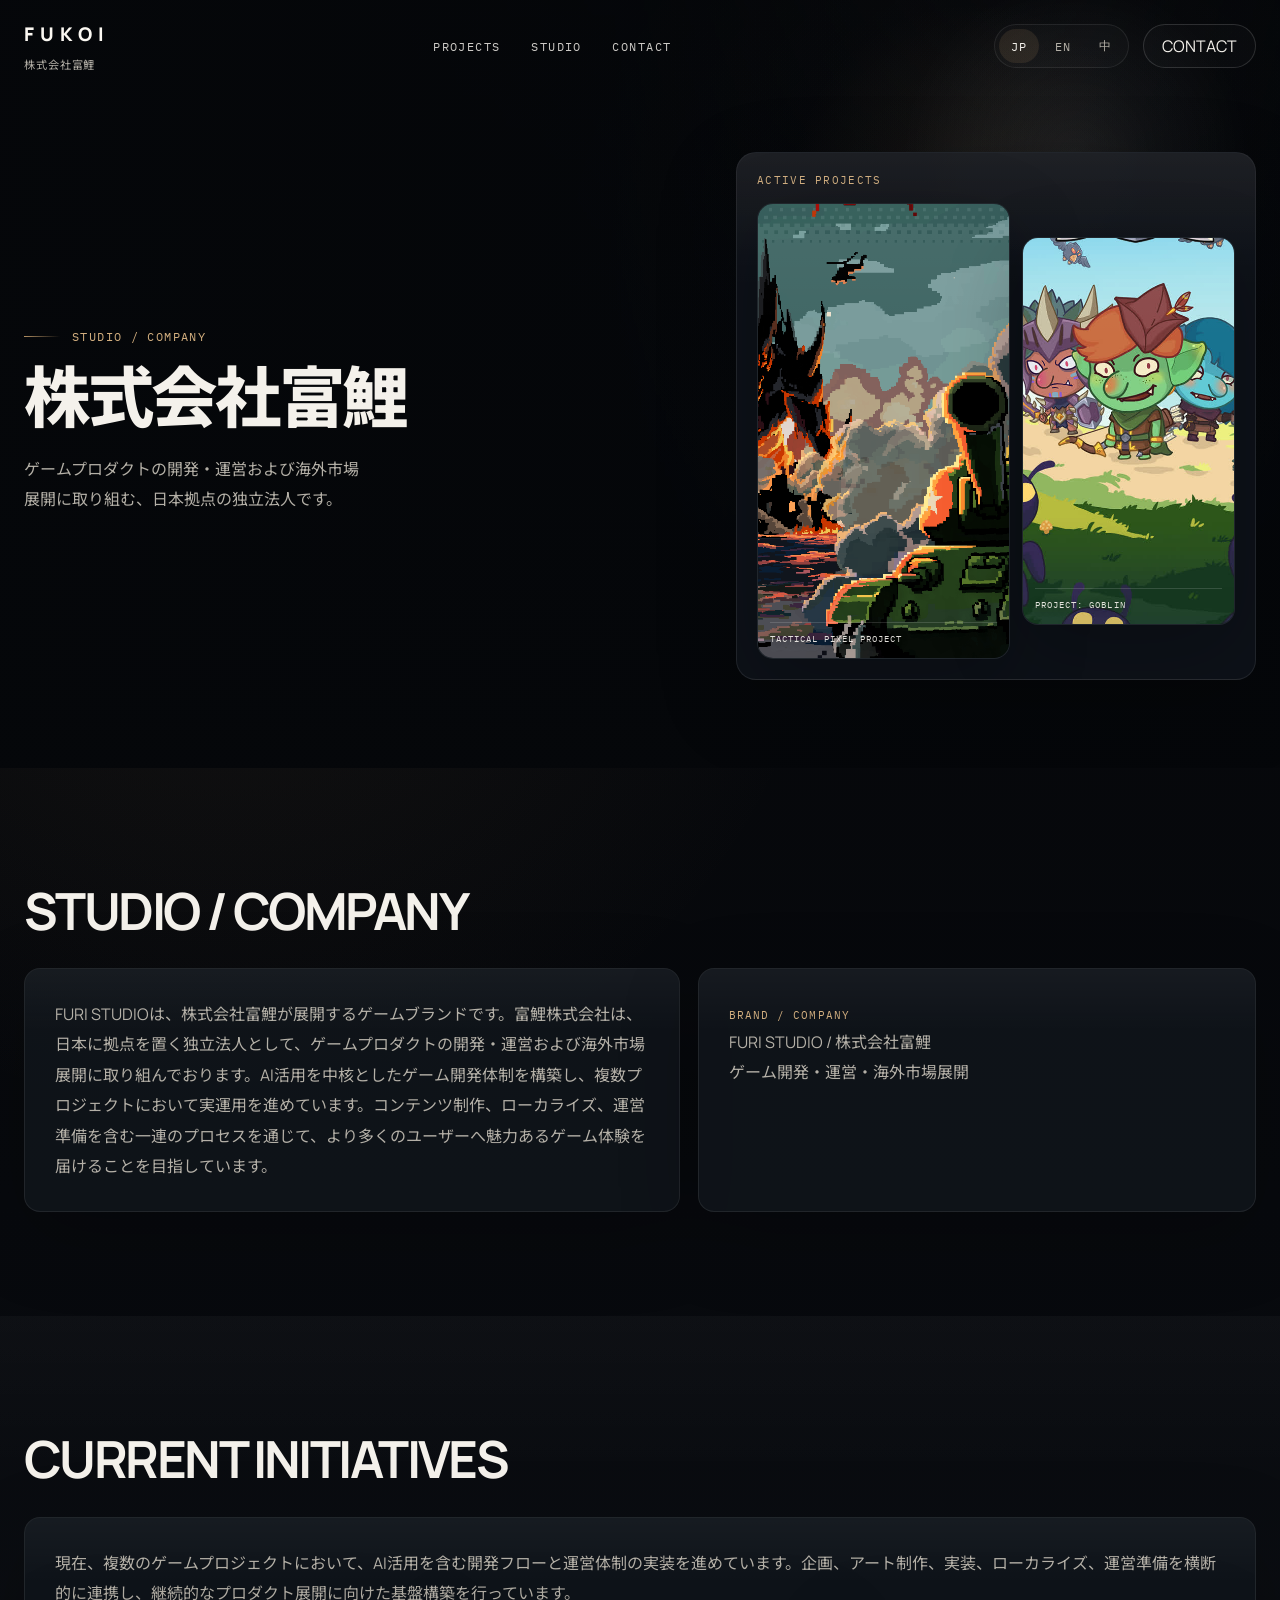
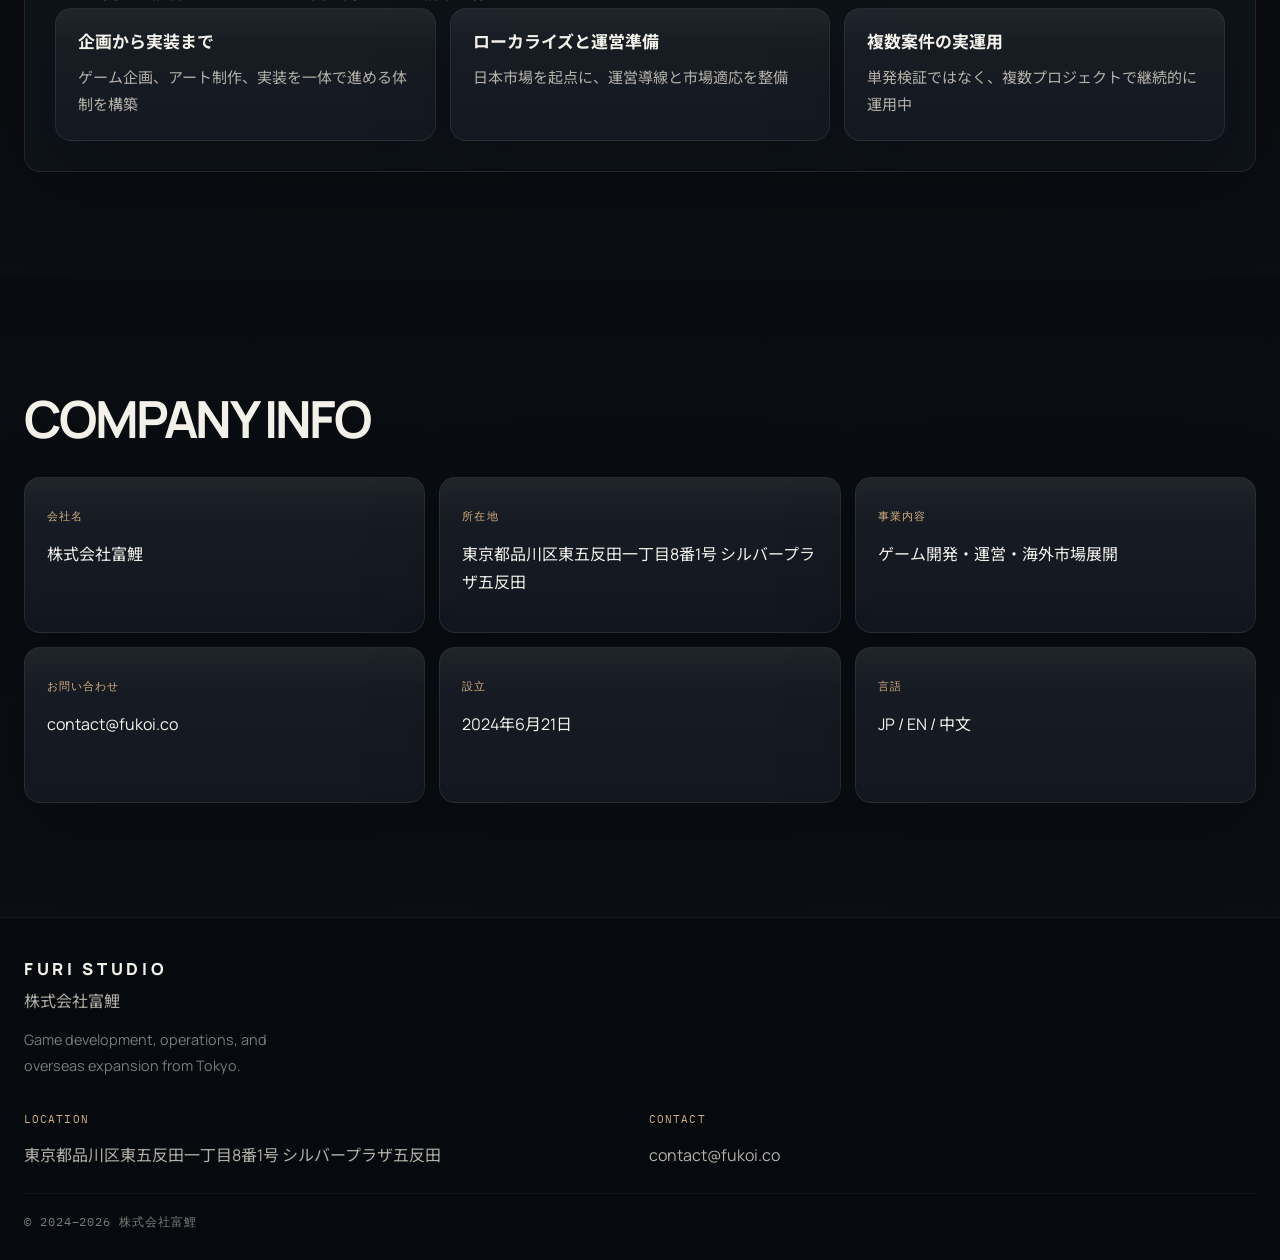
<file: studio.html>
<!DOCTYPE html>
<html lang="ja">
<head>
    <meta charset="UTF-8">
    <meta name="viewport" content="width=device-width, initial-scale=1.0">
    <title>STUDIO / COMPANY | 株式会社富鯉</title>
    <link rel="icon" href="data:image/svg+xml,%3Csvg xmlns='http://www.w3.org/2000/svg' viewBox='0 0 64 64'%3E%3Crect width='64' height='64' rx='14' fill='%23090d14'/%3E%3Ctext x='50%25' y='55%25' text-anchor='middle' dominant-baseline='middle' font-family='Arial,sans-serif' font-size='28' font-weight='700' fill='%23ff7a45'%3EF%3C/text%3E%3C/svg%3E">
    <link rel="stylesheet" href="index.css">
    <script src="content.js"></script>
    <script src="index.js" defer></script>
</head>
<body data-page="studio" data-i18n-title="title">
    <header class="nav">
        <div class="nav-container">
            <a class="brandmark" href="index.html" aria-label="Fukoi home">
                <span class="brandmark-word" data-i18n="site_wordmark">FUKOI</span>
                <span class="brandmark-legal" data-i18n="site_name">株式会社富鯉</span>
            </a>

            <nav class="nav-links" aria-label="Primary">
                <a href="index.html#projects" class="nav-link" data-i18n="nav_projects">PROJECTS</a>
                <a href="#top" class="nav-link" data-i18n="nav_studio">STUDIO</a>
                <a href="#company-info" class="nav-link" data-i18n="nav_contact">CONTACT</a>
            </nav>

            <div class="nav-actions">
                <div class="lang-switcher" aria-label="Language switcher">
                    <button class="lang-btn" type="button" data-lang="ja" data-i18n="lang_ja">JP</button>
                    <button class="lang-btn" type="button" data-lang="en" data-i18n="lang_en">EN</button>
                    <button class="lang-btn" type="button" data-lang="zh" data-i18n="lang_zh">中</button>
                </div>
                <a href="#company-info" class="nav-cta" data-i18n="nav_contact">CONTACT</a>
            </div>
        </div>
    </header>

    <main>
        <section class="hero hero-studio" id="top">
            <div class="hero-bg hero-bg-studio"></div>
            <div class="hero-grid hero-grid-studio">
                <div class="hero-copy">
                    <span class="section-kicker" data-i18n="hero_tag">STUDIO / COMPANY</span>
                    <h1 class="hero-title hero-title-company" data-i18n="hero_title">株式会社富鯉</h1>
                    <p class="hero-subtitle" data-i18n="hero_subtitle">ゲームプロダクトの開発・運営および海外市場展開に取り組む、日本拠点の独立法人です。</p>
                </div>

                <div class="studio-side-panel">
                    <div class="studio-side-note" data-i18n="page_note">This page presents the company, its current development posture, and external-facing operating context.</div>
                    <div class="mini-poster-stack">
                        <div class="mini-poster mini-poster-primary">
                            <img src="./assets/images/new-tactical-scene-portrait.png" alt="New tactical project scene art" class="mini-poster-image mini-poster-image-tactical">
                            <span class="mini-poster-caption">TACTICAL PIXEL PROJECT</span>
                        </div>
                        <div class="mini-poster mini-poster-secondary">
                            <img src="./assets/images/goblin-scene-portrait.jpg" alt="Fantasy project art" class="mini-poster-image">
                            <span class="mini-poster-caption">PROJECT: GOBLIN</span>
                        </div>
                    </div>
                </div>
            </div>
        </section>

        <section class="section reveal">
            <div class="section-shell">
                <div class="section-header section-header-left">
                    <h2 class="section-title" data-i18n="narrative_title">STUDIO / COMPANY</h2>
                </div>

                <div class="narrative-grid">
                    <article class="narrative-card narrative-card-large">
                        <p data-i18n="narrative_body">FURI STUDIOは、株式会社富鯉が展開するゲームブランドです。富鯉株式会社は、日本に拠点を置く独立法人として、ゲームプロダクトの開発・運営および海外市場展開に取り組んでおります。AI活用を中核としたゲーム開発体制を構築し、複数プロジェクトにおいて実運用を進めています。コンテンツ制作、ローカライズ、運営準備を含む一連のプロセスを通じて、より多くのユーザーへ魅力あるゲーム体験を届けることを目指しています。</p>
                    </article>
                    <article class="narrative-card">
                        <span class="info-label" data-i18n="studio_identity_title">BRAND / COMPANY</span>
                        <p data-i18n="studio_identity_body">FURI STUDIO / 株式会社富鯉<br>ゲーム開発・運営・海外市場展開</p>
                    </article>
                </div>
            </div>
        </section>

        <section class="section section-dark reveal">
            <div class="section-shell">
                <div class="section-header section-header-left">
                    <h2 class="section-title" data-i18n="initiatives_title">CURRENT INITIATIVES</h2>
                </div>

                <div class="initiative-panel">
                    <p class="initiative-body" data-i18n="initiatives_body">現在、複数のゲームプロジェクトにおいて、AI活用を含む開発フローと運営体制の実装を進めています。企画、アート制作、実装、ローカライズ、運営準備を横断的に連携し、継続的なプロダクト展開に向けた基盤構築を行っています。</p>

                    <div class="capability-grid">
                        <article class="capability-card">
                            <h3 data-i18n="initiatives_card_1_title">企画から実装まで</h3>
                            <p data-i18n="initiatives_card_1_body">ゲーム企画、アート制作、実装を一体で進める体制を構築</p>
                        </article>
                        <article class="capability-card">
                            <h3 data-i18n="initiatives_card_2_title">ローカライズと運営準備</h3>
                            <p data-i18n="initiatives_card_2_body">日本市場を起点に、運営導線と市場適応を整備</p>
                        </article>
                        <article class="capability-card">
                            <h3 data-i18n="initiatives_card_3_title">複数案件の実運用</h3>
                            <p data-i18n="initiatives_card_3_body">単発検証ではなく、複数プロジェクトで継続的に運用中</p>
                        </article>
                    </div>
                </div>
            </div>
        </section>

        <section class="section reveal" id="company-info">
            <div class="section-shell">
                <div class="section-header section-header-left">
                    <h2 class="section-title" data-i18n="company_info_title">COMPANY INFO</h2>
                </div>

                <div class="info-grid">
                    <article class="info-card">
                        <span class="info-label" data-i18n="company_name_label">会社名</span>
                        <p class="info-value" data-i18n="company_name_value">株式会社富鯉</p>
                    </article>
                    <article class="info-card">
                        <span class="info-label" data-i18n="company_address_label">所在地</span>
                        <p class="info-value" data-i18n="company_address_value">東京都品川区東五反田一丁目8番1号 シルバープラザ五反田</p>
                    </article>
                    <article class="info-card">
                        <span class="info-label" data-i18n="company_business_label">事業内容</span>
                        <p class="info-value" data-i18n="company_business_value">ゲーム開発・運営・海外市場展開</p>
                    </article>
                    <article class="info-card">
                        <span class="info-label" data-i18n="company_contact_label">お問い合わせ</span>
                        <p class="info-value"><a href="mailto:contact@fukoi.co" data-i18n="company_contact_value">contact@fukoi.co</a></p>
                    </article>
                    <article class="info-card">
                        <span class="info-label" data-i18n="company_established_label">設立</span>
                        <p class="info-value" data-i18n="company_established_value">2024年6月21日</p>
                    </article>
                    <article class="info-card">
                        <span class="info-label" data-i18n="company_languages_label">言語</span>
                        <p class="info-value" data-i18n="company_languages_value">JP / EN / 中文</p>
                    </article>
                </div>
            </div>
        </section>
    </main>

    <footer class="footer" id="footer">
        <div class="footer-shell">
            <div class="footer-brand">
                <div class="footer-wordmark" data-i18n="footer_brand_name">FURI STUDIO</div>
                <p class="footer-legal" data-i18n="footer_company_name">株式会社富鯉</p>
                <p class="footer-intro">Game development, operations, and overseas expansion from Tokyo.</p>
            </div>

            <div class="footer-grid">
                <div class="footer-block">
                    <span class="footer-heading" data-i18n="footer_location_heading">LOCATION</span>
                    <p data-i18n="company_address_value">東京都品川区東五反田一丁目8番1号 シルバープラザ五反田</p>
                </div>
                <div class="footer-block">
                    <span class="footer-heading" data-i18n="footer_contact_heading">CONTACT</span>
                    <p><a href="mailto:contact@fukoi.co" data-i18n="company_contact_value">contact@fukoi.co</a></p>
                </div>
            </div>

            <div class="footer-bottom" data-i18n="footer_copy">&copy; 2024–2026 株式会社富鯉</div>
        </div>
    </footer>
</body>
</html>
</file>
<file: index.css>
@import url('https://fonts.googleapis.com/css2?family=IBM+Plex+Mono:wght@400;500&family=Manrope:wght@400;500;600;700;800&family=Noto+Sans+JP:wght@400;500;700;800&display=swap');

:root {
  --bg-main: #06080b;
  --bg-deep: #0a0e13;
  --bg-elevated: rgba(14, 19, 26, 0.92);
  --bg-panel: rgba(17, 22, 29, 0.78);
  --bg-panel-strong: rgba(14, 19, 26, 0.94);
  --bg-panel-soft: rgba(22, 28, 36, 0.82);
  --line: rgba(255, 255, 255, 0.08);
  --line-strong: rgba(255, 255, 255, 0.14);
  --line-soft: rgba(255, 255, 255, 0.04);
  --text-main: #f4f1eb;
  --text-muted: #b4b0a7;
  --text-soft: #7c7b78;
  --accent: #b39063;
  --accent-strong: #d3af7f;
  --accent-soft: rgba(179, 144, 99, 0.14);
  --shadow-card: 0 24px 80px rgba(0, 0, 0, 0.22);
  --radius-xl: 20px;
  --radius-lg: 16px;
  --radius-md: 12px;
  --radius-sm: 10px;
  --font-ui: 'Manrope', 'Noto Sans JP', sans-serif;
  --font-mono: 'IBM Plex Mono', monospace;
  --transition: 240ms ease;
}

* {
  box-sizing: border-box;
}

html {
  scroll-behavior: smooth;
}

body {
  position: relative;
  margin: 0;
  color: var(--text-main);
  font-family: var(--font-ui);
  line-height: 1.75;
  background:
    radial-gradient(circle at 18% 18%, rgba(179, 144, 99, 0.08), transparent 24%),
    radial-gradient(circle at 82% 10%, rgba(255, 255, 255, 0.05), transparent 18%),
    linear-gradient(180deg, #050608 0%, #07090d 42%, #0b0f15 100%);
  -webkit-font-smoothing: antialiased;
  text-rendering: optimizeLegibility;
}

body::before {
  content: "";
  position: fixed;
  inset: 0;
  pointer-events: none;
  background:
    linear-gradient(rgba(255, 255, 255, 0.02) 1px, transparent 1px),
    linear-gradient(90deg, rgba(255, 255, 255, 0.02) 1px, transparent 1px);
  background-size: 120px 120px;
  mask-image: linear-gradient(180deg, rgba(0, 0, 0, 0.65), transparent 90%);
  opacity: 0.16;
}

a {
  color: inherit;
  text-decoration: none;
}

img {
  display: block;
  max-width: 100%;
}

h1,
h2,
h3,
h4 {
  margin: 0;
  font-family: var(--font-ui);
  font-weight: 700;
}

p {
  margin: 0;
}

main,
.footer {
  position: relative;
  z-index: 1;
}

.reveal {
  opacity: 0;
  transform: translateY(28px);
  transition: opacity 0.8s ease, transform 0.8s ease;
}

.reveal-visible {
  opacity: 1;
  transform: translateY(0);
}

.nav {
  position: fixed;
  inset: 0 0 auto;
  z-index: 1000;
  padding: 18px 0;
  transition: background var(--transition), backdrop-filter var(--transition), border-color var(--transition), padding var(--transition);
}

.nav.scrolled {
  padding: 14px 0;
  background: rgba(7, 10, 14, 0.82);
  backdrop-filter: blur(18px);
  border-bottom: 1px solid rgba(255, 255, 255, 0.06);
}

.nav-container,
.hero-grid,
.section-shell,
.footer-shell {
  width: min(1320px, calc(100vw - 48px));
  margin: 0 auto;
}

.nav-container {
  display: flex;
  align-items: center;
  justify-content: space-between;
  gap: 18px;
}

.brandmark {
  display: inline-flex;
  flex-direction: column;
  align-items: flex-start;
  gap: 4px;
}

.brandmark-word {
  font-family: var(--font-ui);
  font-size: 1.18rem;
  font-weight: 800;
  letter-spacing: 0.32em;
  color: #fbf8f2;
}

.brandmark-legal {
  color: var(--text-muted);
  font-size: 0.7rem;
  letter-spacing: 0.08em;
}

.nav-links,
.nav-actions {
  display: flex;
  align-items: center;
}

.nav-links {
  gap: 1.9rem;
}

.nav-actions {
  gap: 14px;
}

.nav-link,
.footer-heading,
.info-label,
.section-kicker,
.poster-chip,
.status-badge,
.studio-side-note,
.mini-poster-caption {
  font-family: var(--font-mono);
  text-transform: uppercase;
}

.nav-link {
  position: relative;
  color: rgba(244, 241, 235, 0.84);
  font-size: 0.76rem;
  letter-spacing: 0.12em;
}

.nav-link::after {
  content: "";
  position: absolute;
  left: 0;
  right: 0;
  bottom: -10px;
  height: 1px;
  background: linear-gradient(90deg, var(--accent), transparent 80%);
  transform: scaleX(0);
  transform-origin: left;
  transition: transform var(--transition);
}

.nav-link:hover::after,
.nav-link:focus-visible::after {
  transform: scaleX(1);
}

.lang-switcher {
  display: inline-flex;
  gap: 4px;
  padding: 4px;
  border-radius: 999px;
  border: 1px solid var(--line);
  background: rgba(255, 255, 255, 0.02);
}

.lang-btn {
  border: 0;
  border-radius: 999px;
  background: transparent;
  color: var(--text-muted);
  cursor: pointer;
  padding: 9px 12px;
  font-family: var(--font-mono);
  font-size: 0.72rem;
  letter-spacing: 0.08em;
  transition: background var(--transition), color var(--transition);
}

.lang-btn.active {
  background: var(--accent-soft);
  color: var(--text-main);
}

.nav-cta,
.btn-primary,
.btn-secondary,
.project-link {
  display: inline-flex;
  align-items: center;
  justify-content: center;
  min-height: 44px;
  padding: 0 18px;
  border-radius: 999px;
  border: 1px solid transparent;
  transition: transform var(--transition), border-color var(--transition), background var(--transition), color var(--transition);
}

.nav-cta,
.btn-secondary,
.project-link {
  border-color: var(--line-strong);
  background: rgba(255, 255, 255, 0.02);
  color: var(--text-main);
}

.btn-primary {
  border-color: rgba(211, 175, 127, 0.26);
  background: linear-gradient(180deg, rgba(188, 153, 109, 0.94), rgba(164, 128, 85, 0.94));
  color: #0a0d12;
  font-weight: 800;
}

.nav-cta:hover,
.btn-primary:hover,
.btn-secondary:hover,
.project-link:hover {
  transform: translateY(-1px);
}

.nav-cta:hover,
.btn-secondary:hover,
.project-link:hover {
  background: rgba(255, 255, 255, 0.05);
  border-color: rgba(255, 255, 255, 0.2);
}

.hero {
  position: relative;
  overflow: hidden;
  padding: 152px 0 88px;
}

.hero-home {
  min-height: 100vh;
}

.hero-studio {
  min-height: 74vh;
}

.hero-bg {
  position: absolute;
  inset: 0;
  background:
    radial-gradient(circle at 78% 24%, rgba(179, 144, 99, 0.1), transparent 18%),
    linear-gradient(90deg, rgba(5, 7, 10, 0.96) 0%, rgba(5, 7, 10, 0.84) 36%, rgba(5, 7, 10, 0.24) 72%, rgba(5, 7, 10, 0.76) 100%),
    linear-gradient(180deg, rgba(5, 7, 10, 0.12) 0%, rgba(5, 7, 10, 0.54) 100%);
}

.hero-bg::after {
  content: "";
  position: absolute;
  inset: 0;
  background:
    linear-gradient(180deg, transparent, rgba(5, 7, 10, 0.58) 72%, rgba(5, 7, 10, 0.9)),
    radial-gradient(circle at 84% 20%, rgba(255, 255, 255, 0.08), transparent 14%);
}

.hero-bg-studio {
  background:
    radial-gradient(circle at 76% 24%, rgba(179, 144, 99, 0.1), transparent 16%),
    linear-gradient(90deg, rgba(5, 7, 10, 0.96) 0%, rgba(5, 7, 10, 0.86) 48%, rgba(5, 7, 10, 0.28) 78%, rgba(5, 7, 10, 0.76) 100%),
    linear-gradient(180deg, rgba(5, 7, 10, 0.12) 0%, rgba(5, 7, 10, 0.54) 100%);
}

.hero-grid {
  position: relative;
  z-index: 1;
  display: grid;
  grid-template-columns: minmax(0, 1fr) minmax(360px, 540px);
  align-items: center;
  gap: 56px;
}

.hero-grid-studio {
  grid-template-columns: minmax(0, 1fr) minmax(340px, 520px);
}

.hero-copy {
  max-width: 720px;
}

.section-kicker {
  display: inline-flex;
  align-items: center;
  gap: 12px;
  color: var(--accent-strong);
  font-size: 0.72rem;
  letter-spacing: 0.12em;
}

.section-kicker::before {
  content: "";
  width: 36px;
  height: 1px;
  background: linear-gradient(90deg, var(--accent), transparent);
}

.hero-title {
  margin-top: 18px;
  max-width: 12ch;
  font-size: clamp(3rem, 5.2vw, 5rem);
  line-height: 0.97;
  letter-spacing: -0.05em;
}

.hero-brand-note {
  margin-top: 14px;
  color: rgba(244, 241, 235, 0.68);
  font-family: var(--font-mono);
  font-size: 0.68rem;
  letter-spacing: 0.1em;
  text-transform: uppercase;
}

.hero-title-company {
  font-weight: 800;
}

.hero-title .highlight {
  color: var(--accent-strong);
}

.hero-subtitle {
  margin-top: 24px;
  max-width: 35ch;
  color: var(--text-muted);
  font-size: 1rem;
  line-height: 1.9;
}

.hero-actions {
  display: flex;
  flex-wrap: wrap;
  gap: 12px;
  margin-top: 32px;
}

.poster-card,
.studio-side-panel,
.about-body-card,
.capability-card,
.project-card,
.info-card,
.narrative-card,
.initiative-panel,
.mini-poster {
  position: relative;
  overflow: hidden;
  border: 1px solid var(--line);
  background: var(--bg-panel);
  box-shadow: var(--shadow-card);
}

.poster-card::before,
.studio-side-panel::before,
.about-body-card::before,
.capability-card::before,
.project-card::before,
.info-card::before,
.narrative-card::before,
.initiative-panel::before,
.mini-poster::before {
  content: "";
  position: absolute;
  inset: 0;
  pointer-events: none;
  background: linear-gradient(180deg, rgba(255, 255, 255, 0.035), transparent 26%);
}

.poster-card {
  display: grid;
  gap: 18px;
  border-radius: var(--radius-xl);
  padding: 22px;
  background:
    linear-gradient(180deg, rgba(179, 144, 99, 0.06), transparent 28%),
    var(--bg-panel-strong);
}

.poster-card-meta {
  display: flex;
  align-items: center;
  justify-content: space-between;
  gap: 16px;
}

.poster-chip {
  display: inline-flex;
  align-items: center;
  min-height: 32px;
  padding: 0 12px;
  border-radius: 999px;
  border: 1px solid rgba(179, 144, 99, 0.22);
  background: rgba(179, 144, 99, 0.08);
  color: var(--accent-strong);
  font-size: 0.68rem;
  letter-spacing: 0.08em;
}

.poster-logo {
  width: min(38%, 148px);
  flex: 0 0 auto;
  opacity: 0.86;
  filter: drop-shadow(0 12px 24px rgba(0, 0, 0, 0.32));
}

.poster-art-frame {
  position: relative;
  width: 100%;
  aspect-ratio: 1.42 / 1;
  overflow: hidden;
  border-radius: calc(var(--radius-xl) - 4px);
  border: 1px solid rgba(255, 255, 255, 0.08);
  background: #0d131a;
}

.poster-art-frame::after {
  content: "";
  position: absolute;
  inset: 0;
  background:
    linear-gradient(180deg, rgba(7, 10, 14, 0.05), rgba(7, 10, 14, 0.22) 100%),
    linear-gradient(90deg, rgba(7, 10, 14, 0.12), transparent 42%, rgba(7, 10, 14, 0.12));
}

.poster-art {
  width: 100%;
  height: 100%;
  object-fit: cover;
}

.poster-card-footer {
  display: grid;
  gap: 8px;
}

.poster-card-title {
  font-size: clamp(1.8rem, 2.6vw, 2.35rem);
  line-height: 1.05;
  letter-spacing: -0.04em;
}

.poster-card-copy {
  max-width: 34ch;
  color: var(--text-muted);
  font-size: 0.96rem;
}

.studio-side-panel {
  display: grid;
  gap: 14px;
  padding: 20px;
  border-radius: var(--radius-xl);
  background:
    linear-gradient(180deg, rgba(179, 144, 99, 0.05), transparent 20%),
    var(--bg-panel-strong);
}

.studio-side-note {
  color: var(--accent-strong);
  font-size: 0.68rem;
  letter-spacing: 0.12em;
  line-height: 1.45;
}

.mini-poster-stack {
  display: grid;
  grid-template-columns: 1fr 0.84fr;
  gap: 12px;
  align-items: start;
}

.mini-poster {
  border-radius: var(--radius-lg);
  background: #0d131a;
}

.mini-poster img {
  width: 100%;
  height: 100%;
  object-fit: cover;
}

.mini-poster-primary {
  height: 456px;
}

.mini-poster-secondary {
  height: 388px;
  margin-top: 34px;
}

.mini-poster-caption {
  position: absolute;
  left: 12px;
  right: 12px;
  bottom: 12px;
  padding-top: 9px;
  border-top: 1px solid rgba(255, 255, 255, 0.14);
  color: rgba(244, 241, 235, 0.92);
  font-size: 0.58rem;
  letter-spacing: 0.11em;
  line-height: 1.5;
  text-shadow: 0 2px 8px rgba(0, 0, 0, 0.44);
}

.section {
  position: relative;
  padding: 104px 0;
}

.section-dark {
  background:
    linear-gradient(180deg, rgba(255, 255, 255, 0.02), transparent 28%),
    rgba(255, 255, 255, 0.012);
}

.section-header {
  margin-bottom: 32px;
  text-align: center;
}

.section-header-left {
  text-align: left;
}

.section-title {
  margin-top: 12px;
  font-size: clamp(2.15rem, 4vw, 3.75rem);
  line-height: 1.02;
  letter-spacing: -0.05em;
}

.section-subtitle {
  margin-top: 16px;
  max-width: 44rem;
  color: var(--text-muted);
  font-size: 1rem;
}

.about-grid,
.narrative-grid {
  display: grid;
  grid-template-columns: minmax(0, 1.08fr) minmax(320px, 0.92fr);
  gap: 18px;
}

.about-shell {
  max-width: 1120px;
}

.about-header {
  margin-bottom: 22px;
}

.about-editorial {
  display: grid;
  gap: 18px;
  max-width: 940px;
}

.about-body-card,
.narrative-card,
.initiative-panel,
.info-card,
.capability-card {
  border-radius: var(--radius-lg);
}

.about-body-card,
.narrative-card,
.initiative-panel {
  padding: 30px;
}

.about-body-card p,
.narrative-card p,
.initiative-body {
  color: var(--text-muted);
  font-size: 1rem;
  line-height: 1.9;
}

.about-info-line {
  padding-top: 16px;
  border-top: 1px solid rgba(255, 255, 255, 0.08);
  color: var(--text-soft);
  font-size: 0.88rem;
  line-height: 1.9;
}

.capability-grid {
  display: grid;
  grid-template-columns: repeat(3, minmax(0, 1fr));
  gap: 14px;
}

.capability-card {
  padding: 22px;
  background:
    linear-gradient(180deg, rgba(255, 255, 255, 0.02), transparent),
    var(--bg-panel-soft);
}

.capability-card h3 {
  font-size: 1.06rem;
  line-height: 1.35;
}

.capability-card p {
  margin-top: 10px;
  color: var(--text-muted);
  font-size: 0.94rem;
  line-height: 1.8;
}

.project-editorial {
  display: grid;
  gap: 22px;
}

.project-entry {
  display: grid;
  grid-template-columns: minmax(0, 1.08fr) minmax(340px, 0.92fr);
  gap: 18px;
  align-items: stretch;
}

.project-entry-reverse {
  grid-template-columns: minmax(340px, 0.92fr) minmax(0, 1.08fr);
}

.project-entry-visual,
.project-entry-copy {
  position: relative;
  overflow: hidden;
  border-radius: var(--radius-xl);
  border: 1px solid var(--line);
  box-shadow: var(--shadow-card);
}

.project-entry-visual::before,
.project-entry-copy::before {
  content: "";
  position: absolute;
  inset: 0;
  pointer-events: none;
  background: linear-gradient(180deg, rgba(255, 255, 255, 0.035), transparent 26%);
}

.project-entry-visual {
  min-height: 368px;
  background:
    radial-gradient(circle at 56% 16%, rgba(179, 144, 99, 0.08), transparent 22%),
    #0d131a;
}

.project-entry-copy {
  display: flex;
  flex-direction: column;
  justify-content: center;
  padding: 36px 34px;
  background:
    linear-gradient(180deg, rgba(179, 144, 99, 0.04), transparent 22%),
    var(--bg-panel-strong);
}

.project-entry-copy::after {
  content: "";
  width: 56px;
  height: 1px;
  margin-bottom: 18px;
  background: linear-gradient(90deg, rgba(179, 144, 99, 0.68), transparent);
  order: -1;
}

.project-entry-image {
  width: 100%;
  height: 100%;
  object-fit: cover;
  display: block;
}

.project-entry-image-tactical {
  object-position: 52% 50%;
  transform: scale(1.02);
}

.project-entry-image-goblin {
  object-position: 50% 50%;
  transform: scale(1.03);
}

.project-visual-overlay {
  position: absolute;
  inset: 0;
  background:
    linear-gradient(180deg, rgba(7, 10, 14, 0.05), rgba(7, 10, 14, 0.18) 100%),
    linear-gradient(90deg, rgba(7, 10, 14, 0.1), transparent 36%, rgba(7, 10, 14, 0.16));
}

.project-visual-meta {
  position: absolute;
  left: 18px;
  right: 18px;
  bottom: 16px;
  z-index: 1;
  padding-top: 10px;
  border-top: 1px solid rgba(255, 255, 255, 0.16);
  color: rgba(244, 241, 235, 0.9);
  font-family: var(--font-mono);
  font-size: 0.64rem;
  letter-spacing: 0.12em;
  text-transform: uppercase;
  text-shadow: 0 2px 8px rgba(0, 0, 0, 0.42);
}

.status-badge {
  display: inline-flex;
  align-self: flex-start;
  min-height: 28px;
  padding: 0 10px;
  border-radius: 999px;
  border: 1px solid rgba(179, 144, 99, 0.18);
  background: rgba(179, 144, 99, 0.07);
  color: var(--accent-strong);
  font-size: 0.64rem;
  letter-spacing: 0.08em;
}

.project-title {
  margin-top: 16px;
  max-width: 9ch;
  font-size: clamp(2rem, 2.7vw, 2.85rem);
  line-height: 1.02;
  letter-spacing: -0.045em;
}

.project-description {
  margin-top: 16px;
  max-width: 38ch;
  color: var(--text-muted);
  font-size: 0.98rem;
  line-height: 1.9;
}

.project-link {
  align-self: flex-start;
  margin-top: 28px;
  font-family: var(--font-mono);
  font-size: 0.76rem;
  letter-spacing: 0.08em;
}

.project-section-header {
  max-width: 720px;
}

.info-grid {
  display: grid;
  grid-template-columns: repeat(3, minmax(0, 1fr));
  gap: 14px;
}

.info-card {
  min-height: 156px;
  padding: 22px;
  background:
    linear-gradient(180deg, rgba(255, 255, 255, 0.02), transparent),
    var(--bg-panel-soft);
}

.info-card-wide {
  grid-column: span 2;
}

.info-label,
.footer-heading {
  color: var(--accent-strong);
  font-size: 0.68rem;
  letter-spacing: 0.1em;
}

.info-value {
  margin-top: 12px;
  color: var(--text-main);
  font-size: 1rem;
  line-height: 1.8;
}

.info-value a,
.footer-block a {
  color: inherit;
}

.narrative-card-large {
  min-height: 100%;
}

.footer {
  margin-top: 10px;
  padding: 36px 0 28px;
  border-top: 1px solid rgba(255, 255, 255, 0.06);
  background: rgba(6, 9, 12, 0.84);
}

.footer-shell {
  display: grid;
  gap: 24px;
}

.footer-brand {
  display: flex;
  flex-direction: column;
  gap: 4px;
}

.footer-wordmark {
  font-size: 1.04rem;
  font-weight: 800;
  letter-spacing: 0.22em;
}

.footer-legal,
.footer-block p {
  color: var(--text-muted);
}

.footer-intro {
  margin-top: 8px;
  max-width: 30ch;
  color: var(--text-soft);
  font-size: 0.9rem;
  line-height: 1.8;
}

.footer-grid {
  display: grid;
  grid-template-columns: repeat(2, minmax(0, 1fr));
  gap: 18px;
}

.footer-block p {
  margin-top: 10px;
  line-height: 1.8;
}

.footer-bottom {
  padding-top: 18px;
  border-top: 1px solid rgba(255, 255, 255, 0.06);
  color: var(--text-soft);
  font-family: var(--font-mono);
  font-size: 0.72rem;
  letter-spacing: 0.08em;
}

@media (max-width: 1180px) {
  .hero-grid,
  .hero-grid-studio,
  .about-grid,
  .narrative-grid,
  .project-entry,
  .project-entry-reverse {
    grid-template-columns: 1fr;
  }

  .hero-grid {
    gap: 36px;
  }

  .project-entry-visual {
    order: 1;
    min-height: 400px;
  }

  .project-entry-copy {
    order: 2;
  }

  .info-grid {
    grid-template-columns: repeat(2, minmax(0, 1fr));
  }

  .info-card-wide {
    grid-column: span 2;
  }
}

@media (max-width: 860px) {
  .nav-container {
    flex-wrap: wrap;
    align-items: flex-start;
  }

  .nav-links {
    order: 3;
    width: 100%;
    flex-wrap: wrap;
    gap: 14px;
  }

  .nav-actions {
    margin-left: auto;
  }

  .hero {
    padding-top: 166px;
  }

  .capability-grid,
  .info-grid,
  .footer-grid,
  .mini-poster-stack {
    grid-template-columns: 1fr;
  }

  .info-card-wide {
    grid-column: span 1;
  }

  .mini-poster-primary {
    height: 400px;
  }

  .mini-poster-secondary {
    height: 300px;
    margin-top: 0;
  }

  .project-entry {
    gap: 14px;
  }

  .project-entry-visual {
    min-height: 340px;
  }

  .project-title {
    max-width: none;
  }
}

@media (max-width: 640px) {
  .nav {
    padding: 12px 0;
  }

  .nav-cta {
    display: none;
  }

  .nav-container,
  .hero-grid,
  .section-shell,
  .footer-shell {
    width: min(100vw - 24px, 1320px);
  }

  .hero {
    padding-top: 144px;
    padding-bottom: 70px;
  }

  .hero-title {
    font-size: clamp(2.35rem, 10.4vw, 3.4rem);
  }

  .hero-subtitle,
  .poster-card-copy,
  .about-body-card p,
  .about-info-line,
  .project-description,
  .initiative-body,
  .info-value {
    font-size: 0.96rem;
  }

  .section {
    padding: 84px 0;
  }

  .section-title {
    font-size: clamp(1.9rem, 9vw, 2.65rem);
  }

  .poster-card,
  .studio-side-panel,
  .about-body-card,
  .narrative-card,
  .initiative-panel,
  .capability-card,
  .info-card,
  .mini-poster {
    border-radius: var(--radius-lg);
  }

  .poster-card,
  .studio-side-panel,
  .about-body-card,
  .narrative-card,
  .initiative-panel,
  .capability-card,
  .info-card {
    padding: 18px;
  }

  .project-entry-visual,
  .project-entry-copy {
    border-radius: var(--radius-lg);
  }

  .project-entry-copy {
    padding: 22px 18px;
  }

  .hero-brand-note {
    margin-top: 12px;
    font-size: 0.64rem;
    line-height: 1.6;
  }

  .poster-card-meta {
    flex-wrap: wrap;
  }

  .poster-logo {
    width: min(44%, 132px);
  }

  .project-entry-visual {
    min-height: 280px;
  }

  .project-title {
    font-size: clamp(2rem, 10vw, 2.6rem);
  }

  .footer {
    padding-top: 30px;
  }
}
</file>
